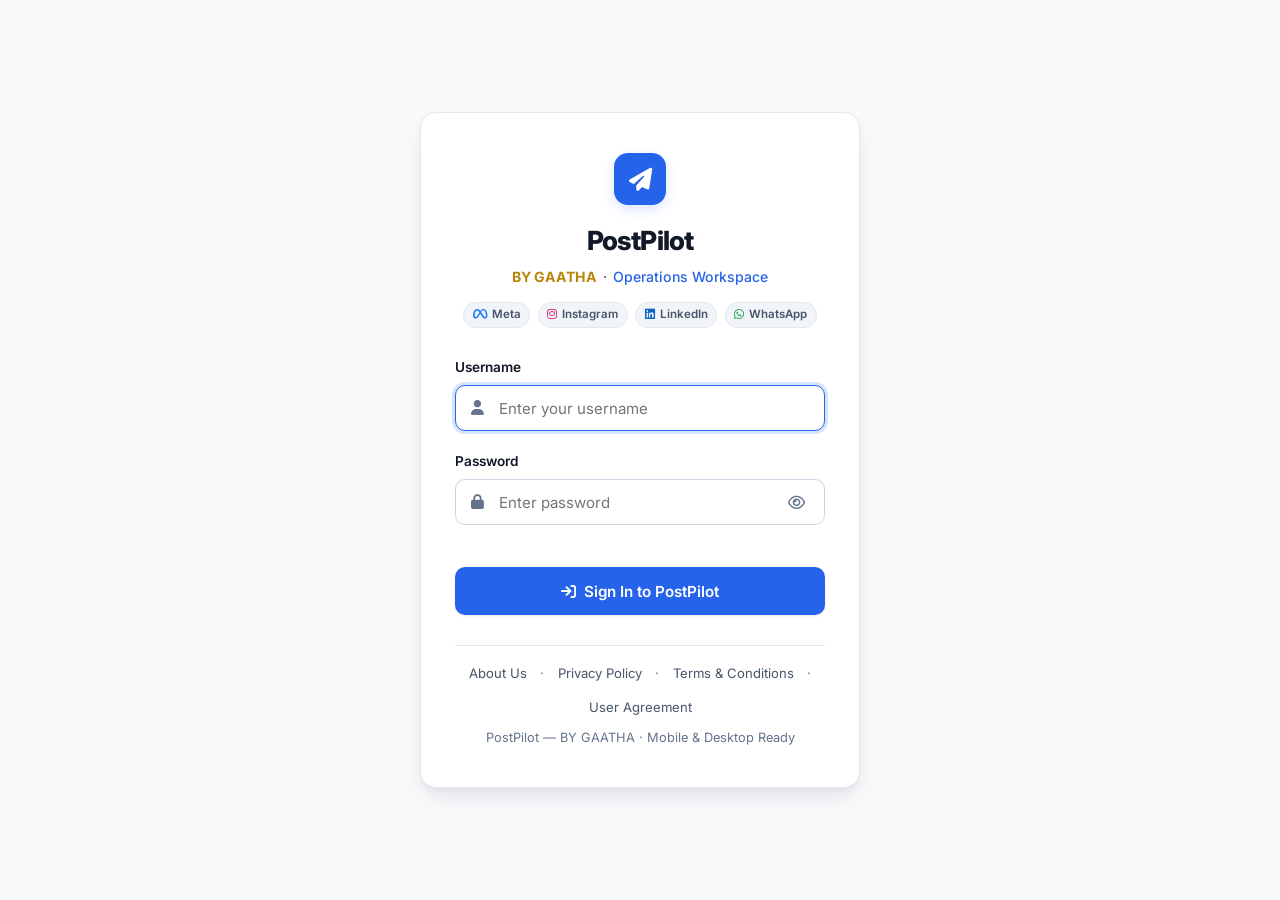
<file: templates/login.html>
<!DOCTYPE html>
<html lang="en">

<head>
    <meta charset="UTF-8">
    <meta name="viewport" content="width=device-width, initial-scale=1.0">
    <title>PostPilot - Sign In</title>
    <link rel="preconnect" href="https://fonts.googleapis.com">
    <link rel="preconnect" href="https://fonts.gstatic.com" crossorigin>
    <link href="https://fonts.googleapis.com/css2?family=Inter:wght@400;500;600;700;800&display=swap" rel="stylesheet">
    <link rel="stylesheet" href="https://cdnjs.cloudflare.com/ajax/libs/font-awesome/6.4.0/css/all.min.css">
    <link rel="stylesheet" href="/static/style.css">
    <script>
        (function () {
            try {
                if (localStorage.getItem('postpilot_theme_v2') === 'dark') {
                    document.documentElement.setAttribute('data-theme', 'dark');
                }
            } catch (e) {}
        })();
    </script>
    <style>
        body {
            font-family: 'Inter', -apple-system, BlinkMacSystemFont, sans-serif;
            background: var(--bg-app);
            min-height: 100vh;
            display: flex;
            align-items: center;
            justify-content: center;
            color: var(--text-primary);
            padding: 1.25rem;
            position: relative;
            overflow-x: hidden;
        }

        .ambient-glow,
        .ambient-glow-2 {
            display: none;
        }

        .login-card {
            width: 100%;
            max-width: 440px;
            background: var(--bg-surface);
            border: 1px solid var(--border);
            border-radius: var(--radius-xl);
            padding: 2.5rem 2.15rem;
            box-shadow: var(--shadow-lg);
            position: relative;
            z-index: 10;
        }

        .brand-header {
            text-align: center;
            margin-bottom: 1.85rem;
        }

        .brand-icon-wrapper {
            width: 52px;
            height: 52px;
            margin: 0 auto 1rem;
            background: var(--primary);
            border-radius: 14px;
            display: flex;
            align-items: center;
            justify-content: center;
            color: #ffffff;
            font-size: 1.45rem;
            box-shadow: 0 4px 12px var(--primary-glow);
        }

        .brand-name {
            font-size: 1.65rem;
            font-weight: 800;
            letter-spacing: -0.03em;
            color: var(--text-primary);
            margin-bottom: 0.35rem;
        }

        .brand-tagline {
            color: var(--text-secondary);
            font-size: 0.88rem;
            font-weight: 500;
        }

        .brand-gaatha-pill {
            color: var(--accent-gold);
            font-weight: 700;
        }

        .channel-pill-row {
            display: flex;
            justify-content: center;
            flex-wrap: wrap;
            gap: 0.45rem;
            margin-top: 0.9rem;
        }

        .channel-mini-pill {
            font-size: 0.72rem;
            font-weight: 600;
            padding: 0.2rem 0.55rem;
            border-radius: 999px;
            background: var(--bg-surface-subtle);
            color: var(--text-secondary);
            border: 1px solid var(--border);
            display: inline-flex;
            align-items: center;
            gap: 0.3rem;
        }

        .alert-box {
            display: none;
            padding: 0.8rem 1rem;
            border-radius: 10px;
            background: var(--danger-light);
            border: 1px solid var(--danger-border);
            color: var(--danger);
            font-size: 0.85rem;
            margin-bottom: 1.35rem;
            align-items: center;
            gap: 0.6rem;
        }

        .form-group {
            margin-bottom: 1.25rem;
        }

        .form-label {
            display: block;
            font-size: 0.85rem;
            font-weight: 600;
            color: var(--text-primary);
            margin-bottom: 0.45rem;
        }

        .input-wrapper {
            position: relative;
            display: flex;
            align-items: center;
        }

        .input-icon {
            position: absolute;
            left: 0.95rem;
            color: var(--text-muted);
            font-size: 0.92rem;
            pointer-events: none;
        }

        .login-input {
            width: 100%;
            padding: 0.8rem 1rem 0.8rem 2.65rem;
            background: var(--bg-input);
            border: 1px solid var(--border-dark);
            border-radius: 10px;
            color: var(--text-primary);
            font-family: inherit;
            font-size: 0.94rem;
            transition: border-color 0.15s ease, box-shadow 0.15s ease;
        }

        .login-input:focus {
            outline: none;
            border-color: var(--primary);
            box-shadow: 0 0 0 3px var(--primary-glow);
        }

        .toggle-password-btn {
            position: absolute;
            right: 0.75rem;
            background: transparent;
            border: none;
            color: var(--text-muted);
            cursor: pointer;
            padding: 0.35rem 0.5rem;
            font-size: 0.95rem;
            transition: color 0.15s;
        }

        .toggle-password-btn:hover {
            color: var(--text-primary);
        }

        .submit-btn {
            width: 100%;
            padding: 0.85rem 1.25rem;
            margin-top: 1.35rem;
            background: var(--primary);
            border: 1px solid transparent;
            border-radius: 10px;
            color: #ffffff;
            font-family: inherit;
            font-size: 0.95rem;
            font-weight: 600;
            cursor: pointer;
            display: inline-flex;
            align-items: center;
            justify-content: center;
            gap: 0.55rem;
            box-shadow: var(--shadow-sm);
            transition: background-color 0.15s ease, box-shadow 0.15s ease;
            min-height: 46px;
        }

        .submit-btn:hover {
            background: var(--primary-hover);
            box-shadow: var(--shadow-md);
        }

        .submit-btn:active {
            background: var(--primary-active);
        }

        .submit-btn:disabled {
            opacity: 0.65;
            cursor: not-allowed;
        }

        .login-footer {
            margin-top: 1.85rem;
            padding-top: 1.15rem;
            border-top: 1px solid var(--border);
            text-align: center;
            font-size: 0.8rem;
            color: var(--text-muted);
        }

        .login-footer a {
            color: var(--text-secondary);
            text-decoration: none;
        }

        .login-footer a:hover {
            color: var(--primary);
            text-decoration: underline;
        }

        @media (max-width: 480px) {
            .login-card {
                padding: 1.85rem 1.35rem;
                border-radius: 14px;
            }

            .brand-name {
                font-size: 1.45rem;
            }
        }
    </style>
</head>

<body>
    <main class="login-card" role="main">
        <header class="brand-header">
            <div class="brand-icon-wrapper" aria-hidden="true">
                <i class="fa-solid fa-paper-plane"></i>
            </div>
            <h1 class="brand-name">PostPilot</h1>
            <p class="brand-tagline" style="display: flex; align-items: center; justify-content: center; gap: 0.4rem;">
                <span class="brand-gaatha-pill">BY GAATHA</span> &middot; <span style="color: var(--primary);">Operations Workspace</span>
            </p>
            <div class="channel-pill-row">
                <span class="channel-mini-pill"><i class="fa-brands fa-meta" style="color: var(--fb-blue);"></i> Meta</span>
                <span class="channel-mini-pill"><i class="fa-brands fa-instagram" style="color: var(--ig-pink);"></i> Instagram</span>
                <span class="channel-mini-pill"><i class="fa-brands fa-linkedin" style="color: var(--li-blue);"></i> LinkedIn</span>
                <span class="channel-mini-pill"><i class="fa-brands fa-whatsapp" style="color: var(--wa-green);"></i> WhatsApp</span>
            </div>
        </header>

        <div id="login-alert" class="alert-box" role="alert" aria-live="polite">
            <i class="fa-solid fa-circle-exclamation"></i>
            <span id="alert-text">Authentication failed</span>
        </div>

        <form id="login-form" onsubmit="handleLogin(event)" novalidate>
            <input type="hidden" id="csrf_token" value="{{ csrf_token }}">

            <div class="form-group">
                <label for="username" class="form-label">Username</label>
                <div class="input-wrapper">
                    <i class="fa-solid fa-user input-icon" aria-hidden="true"></i>
                    <input type="text" id="username" class="login-input" placeholder="Enter your username" required
                        autofocus autocomplete="username" spellcheck="false">
                </div>
            </div>

            <div class="form-group">
                <label for="password" class="form-label">Password</label>
                <div class="input-wrapper">
                    <i class="fa-solid fa-lock input-icon" aria-hidden="true"></i>
                    <input type="password" id="password" class="login-input" placeholder="Enter password" required
                        autocomplete="current-password">
                    <button type="button" class="toggle-password-btn" onclick="togglePasswordVisibility()"
                        title="Show or hide password" aria-label="Toggle password visibility">
                        <i id="password-toggle-icon" class="fa-regular fa-eye"></i>
                    </button>
                </div>
            </div>

            <button type="submit" id="login-btn" class="submit-btn">
                <i class="fa-solid fa-arrow-right-to-bracket" aria-hidden="true"></i>
                <span>Sign In to PostPilot</span>
            </button>
        </form>

        <!-- Public Footer with Legal & Information Links -->
        <footer class="login-footer">
            <div style="display: flex; justify-content: center; gap: 0.85rem; margin-bottom: 0.65rem; flex-wrap: wrap; font-size: 0.82rem;">
                <a href="/about">About Us</a>
                <span>&middot;</span>
                <a href="/privacy">Privacy Policy</a>
                <span>&middot;</span>
                <a href="/terms">Terms &amp; Conditions</a>
                <span>&middot;</span>
                <a href="/agreement">User Agreement</a>
            </div>
            <span>PostPilot — BY GAATHA &middot; Mobile &amp; Desktop Ready</span>
        </footer>
    </main>

    <script>
        function togglePasswordVisibility() {
            const passInput = document.getElementById('password');
            const icon = document.getElementById('password-toggle-icon');
            if (passInput.type === 'password') {
                passInput.type = 'text';
                icon.classList.remove('fa-eye');
                icon.classList.add('fa-eye-slash');
            } else {
                passInput.type = 'password';
                icon.classList.remove('fa-eye-slash');
                icon.classList.add('fa-eye');
            }
        }

        async function handleLogin(e) {
            e.preventDefault();
            const alertBox = document.getElementById('login-alert');
            const alertText = document.getElementById('alert-text');
            const submitBtn = document.getElementById('login-btn');
            const usernameInput = document.getElementById('username');
            const passwordInput = document.getElementById('password');
            const csrfToken = document.getElementById('csrf_token').value;

            const username = usernameInput.value.trim();
            const password = passwordInput.value;

            if (!username || !password) {
                alertText.textContent = 'Please enter both username and password';
                alertBox.style.display = 'flex';
                return;
            }

            alertBox.style.display = 'none';
            submitBtn.disabled = true;
            submitBtn.innerHTML = '<i class="fa-solid fa-circle-notch fa-spin"></i> <span>Signing in...</span>';

            try {
                const res = await fetch('/api/auth/login', {
                    method: 'POST',
                    headers: {
                        'Content-Type': 'application/json',
                        'X-CSRFToken': csrfToken
                    },
                    body: JSON.stringify({ username, password })
                });
                const data = await res.json();

                if (res.ok && data.success) {
                    submitBtn.innerHTML = '<i class="fa-solid fa-circle-check"></i> <span>Success! Redirecting...</span>';
                    submitBtn.style.background = '#059669';
                    setTimeout(() => {
                        window.location.href = '/';
                    }, 250);
                } else {
                    alertText.textContent = data.error || 'Invalid credentials. Please try again.';
                    alertBox.style.display = 'flex';
                    submitBtn.disabled = false;
                    submitBtn.innerHTML = '<i class="fa-solid fa-arrow-right-to-bracket"></i> <span>Sign In to PostPilot</span>';
                }
            } catch (err) {
                alertText.textContent = 'Network or server error. Please verify connection.';
                alertBox.style.display = 'flex';
                submitBtn.disabled = false;
                submitBtn.innerHTML = '<i class="fa-solid fa-arrow-right-to-bracket"></i> <span>Sign In to PostPilot</span>';
            }
        }
    </script>
</body>

</html>
</file>
<file: static/style.css>
/* ==========================================================================
   POSTPILOT UNIVERSAL DESIGN SYSTEM
   Light-First SaaS Visual Language (Optional Dark Theme Supported)
   ========================================================================== */

:root {
    color-scheme: light;

    /* Brand & Accent Palette (Electric Blue + Restrained Brushed Gold) */
    --primary: #2563eb;
    --primary-hover: #1d4ed8;
    --primary-active: #1e40af;
    --primary-light: rgba(37, 99, 235, 0.10);
    --primary-border: rgba(37, 99, 235, 0.25);
    --primary-glow: rgba(37, 99, 235, 0.18);

    --accent: #0284c7;
    --accent-hover: #0369a1;
    --accent-light: rgba(2, 132, 199, 0.10);

    --accent-gold: #b8860b;
    --accent-gold-hover: #9a6e06;
    --accent-gold-light: rgba(184, 134, 11, 0.10);
    --accent-gold-border: rgba(184, 134, 11, 0.28);

    /* Semantic States (High contrast on light surfaces) */
    --success: #047857;
    --success-hover: #065f46;
    --success-light: #ecfdf5;
    --success-soft: var(--success-light);
    --success-border: #a7f3d0;
    --success-glow: rgba(4, 120, 87, 0.18);

    --warning: #b45309;
    --warning-hover: #92400e;
    --warning-light: #fffbeb;
    --warning-soft: var(--warning-light);
    --warning-border: #fde68a;

    --danger: #dc2626;
    --danger-hover: #b91c1c;
    --danger-light: #fef2f2;
    --danger-soft: var(--danger-light);
    --danger-border: #fecaca;

    /* Social Platform Colors */
    --fb-blue: #1877f2;
    --fb-light: rgba(24, 119, 242, 0.10);
    --ig-gradient: linear-gradient(45deg, #f09433 0%, #e6683c 25%, #dc2743 50%, #cc2366 75%, #bc1888 100%);
    --ig-pink: #db2777;
    --ig-light: rgba(219, 39, 119, 0.10);
    --li-blue: #0a66c2;
    --li-light: rgba(10, 102, 194, 0.10);
    --wa-green: #16a34a;
    --wa-light: rgba(22, 163, 74, 0.10);

    /* Neutral & Surfaces (Warm White / Crisp Light Neutral) */
    --bg-app: #f8f9fb;
    --bg-surface: #ffffff;
    --bg-surface-hover: #f8fafc;
    --bg-surface-subtle: #f1f5f9;
    --bg-sidebar: #ffffff;
    --bg-sidebar-hover: #f1f5f9;
    --bg-sidebar-active: #eff6ff;
    --bg-elevated: #ffffff;
    --bg-input: #ffffff;
    --bg-hover: #f1f5f9;
    --bg-card: #ffffff;

    --text-primary: #111827;
    --text-secondary: #475569;
    --text-muted: #64748b;
    --text-inverted: #ffffff;

    --border: #e2e8f0;
    --border-color: #e2e8f0;
    --border-subtle: #f1f5f9;
    --border-dark: #cbd5e1;
    --border-focus: rgba(37, 99, 235, 0.45);

    /* Typography */
    --font-sans: 'Inter', -apple-system, BlinkMacSystemFont, 'Segoe UI', Roboto, Helvetica, Arial, sans-serif;

    /* Radiuses */
    --radius-sm: 6px;
    --radius-md: 10px;
    --radius-lg: 12px;
    --radius-xl: 16px;
    --radius-full: 9999px;

    /* Restrained SaaS Shadows */
    --shadow-xs: 0 1px 2px rgba(15, 23, 42, 0.04);
    --shadow-sm: 0 1px 3px rgba(15, 23, 42, 0.06), 0 1px 2px rgba(15, 23, 42, 0.04);
    --shadow-md: 0 6px 16px -4px rgba(15, 23, 42, 0.08), 0 2px 6px -2px rgba(15, 23, 42, 0.04);
    --shadow-lg: 0 12px 24px -6px rgba(15, 23, 42, 0.10), 0 4px 8px -2px rgba(15, 23, 42, 0.05);
    --shadow-xl: 0 20px 32px -8px rgba(15, 23, 42, 0.14);

    /* Sidebar Dimensions */
    --sidebar-width: 280px;
    --sidebar-collapsed-width: 72px;

    /* Transitions */
    --transition-fast: 150ms cubic-bezier(0.4, 0, 0.2, 1);
    --transition-normal: 220ms cubic-bezier(0.4, 0, 0.2, 1);
}

/* Optional Dark Theme (User Opt-In via Settings) */
html[data-theme="dark"] {
    color-scheme: dark;

    --primary: #3b82f6;
    --primary-hover: #60a5fa;
    --primary-active: #2563eb;
    --primary-light: rgba(59, 130, 246, 0.16);
    --primary-border: rgba(59, 130, 246, 0.32);
    --primary-glow: rgba(59, 130, 246, 0.25);

    --accent: #06b6d4;
    --accent-hover: #22d3ee;
    --accent-light: rgba(6, 182, 212, 0.14);

    --accent-gold: #f59e0b;
    --accent-gold-hover: #fbbf24;
    --accent-gold-light: rgba(245, 158, 11, 0.16);
    --accent-gold-border: rgba(245, 158, 11, 0.35);

    --success: #10b981;
    --success-hover: #34d399;
    --success-light: rgba(16, 185, 129, 0.14);
    --success-border: rgba(16, 185, 129, 0.32);
    --success-glow: rgba(16, 185, 129, 0.22);

    --warning: #f59e0b;
    --warning-hover: #fbbf24;
    --warning-light: rgba(245, 158, 11, 0.14);
    --warning-border: rgba(245, 158, 11, 0.32);

    --danger: #f87171;
    --danger-hover: #ef4444;
    --danger-light: rgba(239, 68, 68, 0.14);
    --danger-border: rgba(239, 68, 68, 0.32);

    --bg-app: #0b1120;
    --bg-surface: #11192b;
    --bg-surface-hover: #17223a;
    --bg-surface-subtle: #0e1628;
    --bg-sidebar: #0e1525;
    --bg-sidebar-hover: #172138;
    --bg-sidebar-active: rgba(59, 130, 246, 0.16);
    --bg-elevated: #17223a;
    --bg-input: #0e1628;
    --bg-hover: #17223a;
    --bg-card: #11192b;

    --text-primary: #f1f5f9;
    --text-secondary: #cbd5e1;
    --text-muted: #94a3b8;
    --text-inverted: #0b1120;

    --border: rgba(255, 255, 255, 0.09);
    --border-color: rgba(255, 255, 255, 0.09);
    --border-subtle: rgba(255, 255, 255, 0.05);
    --border-dark: rgba(255, 255, 255, 0.16);

    --shadow-xs: 0 1px 2px rgba(0, 0, 0, 0.35);
    --shadow-sm: 0 2px 8px rgba(0, 0, 0, 0.4);
    --shadow-md: 0 4px 18px -2px rgba(0, 0, 0, 0.45);
    --shadow-lg: 0 10px 25px -4px rgba(0, 0, 0, 0.55);
    --shadow-xl: 0 20px 35px -5px rgba(0, 0, 0, 0.65);
}

/* ==========================================================================
   Base Styles & Reset
   ========================================================================== */
*, *::before, *::after {
    box-sizing: border-box;
    margin: 0;
    padding: 0;
}

html {
    font-size: 16px;
    height: 100%;
    -webkit-text-size-adjust: 100%;
}

body {
    font-family: var(--font-sans);
    background-color: var(--bg-app);
    color: var(--text-primary);
    line-height: 1.5;
    height: 100%;
    overflow-x: hidden;
    -webkit-font-smoothing: antialiased;
    -moz-osx-font-smoothing: grayscale;
}

/* ==========================================================================
   App Layout
   ========================================================================== */
.app-container {
    display: flex;
    height: 100vh;
    width: 100%;
    max-width: 100vw;
    overflow: hidden;
    position: relative;
}

/* ==========================================================================
   Mobile App Bar (Hidden on desktop >= 992px)
   ========================================================================== */
.mobile-header {
    display: none;
    height: 58px;
    background-color: var(--bg-surface);
    border-bottom: 1px solid var(--border);
    padding: 0 0.85rem;
    align-items: center;
    justify-content: space-between;
    position: sticky;
    top: 0;
    z-index: 60;
    width: 100%;
}

.mobile-brand {
    display: flex;
    align-items: center;
    gap: 0.55rem;
    font-weight: 700;
    font-size: 1.05rem;
    color: var(--text-primary);
    text-decoration: none;
}

.mobile-brand i {
    color: var(--primary);
    font-size: 1.15rem;
}

.mobile-actions {
    display: flex;
    align-items: center;
    gap: 0.35rem;
}

.mobile-btn {
    background: transparent;
    border: 1px solid transparent;
    color: var(--text-secondary);
    font-size: 1.15rem;
    width: 44px;
    height: 44px;
    display: flex;
    align-items: center;
    justify-content: center;
    border-radius: var(--radius-md);
    cursor: pointer;
    transition: background-color var(--transition-fast), color var(--transition-fast);
}

.mobile-btn:hover, .mobile-btn:focus-visible {
    background-color: var(--bg-surface-subtle);
    color: var(--primary);
    outline: none;
}

.mobile-backdrop {
    display: none;
    position: fixed;
    top: 0;
    left: 0;
    width: 100%;
    height: 100%;
    background-color: rgba(15, 23, 42, 0.45);
    backdrop-filter: blur(2px);
    -webkit-backdrop-filter: blur(2px);
    z-index: 90;
    opacity: 0;
    transition: opacity var(--transition-normal);
}

.mobile-backdrop.active {
    display: block;
    opacity: 1;
}

/* ==========================================================================
   Sidebar Navigation (Light-First Collapsible Rail)
   ========================================================================== */
.sidebar {
    width: var(--sidebar-width);
    background-color: var(--bg-sidebar);
    color: var(--text-primary);
    display: flex;
    flex-direction: column;
    height: 100%;
    z-index: 100;
    flex-shrink: 0;
    border-right: 1px solid var(--border);
    transition: width var(--transition-normal), transform var(--transition-normal);
}

.sidebar-header {
    padding: 1.1rem 1rem;
    border-bottom: 1px solid var(--border);
    display: flex;
    align-items: center;
    justify-content: space-between;
    gap: 0.5rem;
    min-height: 68px;
}

.brand {
    display: flex;
    align-items: center;
    gap: 0.7rem;
    font-size: 1.12rem;
    font-weight: 700;
    letter-spacing: -0.02em;
    color: var(--text-primary);
    user-select: none;
    min-width: 0;
}

.brand-icon {
    width: 36px;
    height: 36px;
    flex-shrink: 0;
    background: var(--primary);
    border-radius: var(--radius-md);
    display: flex;
    align-items: center;
    justify-content: center;
    color: #ffffff;
    font-size: 1rem;
    box-shadow: 0 2px 6px var(--primary-glow);
}

.brand-text-col {
    display: flex;
    flex-direction: column;
    min-width: 0;
}

.brand-tag {
    display: inline-block;
    width: fit-content;
    margin-top: 0.15rem;
    font-size: 0.64rem;
    font-weight: 700;
    padding: 0.1rem 0.45rem;
    background: var(--accent-gold-light);
    border: 1px solid var(--accent-gold-border);
    color: var(--accent-gold);
    border-radius: var(--radius-full);
    text-transform: uppercase;
    letter-spacing: 0.04em;
    white-space: nowrap;
}

.sidebar-collapse-btn,
.sidebar-close-btn {
    background: transparent;
    border: 1px solid transparent;
    color: var(--text-muted);
    font-size: 0.95rem;
    cursor: pointer;
    width: 34px;
    height: 34px;
    border-radius: var(--radius-sm);
    display: flex;
    align-items: center;
    justify-content: center;
    flex-shrink: 0;
    transition: all var(--transition-fast);
}

.sidebar-collapse-btn:hover,
.sidebar-close-btn:hover {
    background: var(--bg-surface-subtle);
    color: var(--text-primary);
    border-color: var(--border);
}

.sidebar-close-btn {
    display: none;
}

.nav-menu {
    flex: 1;
    overflow-y: auto;
    overflow-x: hidden;
    padding: 0.85rem 0.75rem;
    display: flex;
    flex-direction: column;
    gap: 0.2rem;
}

.nav-section-title {
    font-size: 0.68rem;
    font-weight: 700;
    text-transform: uppercase;
    letter-spacing: 0.07em;
    color: var(--text-muted);
    margin: 1.05rem 0 0.4rem 0.65rem;
    white-space: nowrap;
}

.nav-section-title:first-child {
    margin-top: 0.15rem;
}

.nav-item {
    background: transparent;
    border: 1px solid transparent;
    width: 100%;
    text-align: left;
    padding: 0.55rem 0.75rem;
    border-radius: var(--radius-md);
    color: var(--text-secondary);
    font-family: inherit;
    font-weight: 500;
    font-size: 0.88rem;
    cursor: pointer;
    transition: all var(--transition-fast);
    display: flex;
    align-items: center;
    justify-content: space-between;
    gap: 0.5rem;
    min-height: 40px;
}

.nav-item-content {
    display: flex;
    align-items: center;
    gap: 0.7rem;
    min-width: 0;
}

.nav-item-content span {
    white-space: nowrap;
    overflow: hidden;
    text-overflow: ellipsis;
}

.nav-item i {
    width: 18px;
    text-align: center;
    font-size: 0.95rem;
    color: var(--text-muted);
    flex-shrink: 0;
    transition: color var(--transition-fast);
}

.nav-item:hover {
    background-color: var(--bg-sidebar-hover);
    color: var(--text-primary);
}

.nav-item:hover i {
    color: var(--primary);
}

.nav-item:focus-visible {
    outline: none;
    box-shadow: 0 0 0 2px var(--primary-glow);
}

.nav-item.active {
    background-color: var(--bg-sidebar-active);
    border-color: var(--primary-border);
    color: var(--primary);
    font-weight: 600;
}

.nav-item.active i {
    color: var(--primary);
}

.nav-badge {
    font-size: 0.68rem;
    font-weight: 700;
    padding: 0.12rem 0.48rem;
    border-radius: var(--radius-full);
    background: var(--bg-surface-subtle);
    color: var(--text-secondary);
    border: 1px solid var(--border);
    white-space: nowrap;
    flex-shrink: 0;
}

.nav-badge--blue {
    background: var(--primary-light);
    color: var(--primary);
    border-color: var(--primary-border);
}

.nav-badge--amber {
    background: var(--warning-light);
    color: var(--warning);
    border-color: var(--warning-border);
}

.nav-badge--green {
    background: var(--success-light);
    color: var(--success);
    border-color: var(--success-border);
}

.nav-badge--gold {
    background: var(--accent-gold-light);
    color: var(--accent-gold);
    border-color: var(--accent-gold-border);
}

.nav-badge.running {
    background: var(--success-light);
    color: var(--success);
    border-color: var(--success-border);
}

.sidebar-footer {
    padding: 0.85rem 1rem;
    border-top: 1px solid var(--border);
    background-color: var(--bg-surface-subtle);
}

.system-status-widget {
    display: flex;
    align-items: center;
    justify-content: space-between;
    font-size: 0.78rem;
    color: var(--text-secondary);
}

.status-indicator-badge {
    display: inline-flex;
    align-items: center;
    gap: 0.45rem;
    font-weight: 600;
    color: var(--text-primary);
}

.sidebar-legal-links {
    padding: 0.55rem 0.25rem 0;
    font-size: 0.72rem;
    color: var(--text-muted);
    display: flex;
    gap: 0.4rem;
    justify-content: center;
    flex-wrap: wrap;
    border-top: 1px solid var(--border);
    margin-top: 0.55rem;
}

.sidebar-legal-links a {
    color: var(--text-secondary);
    text-decoration: none;
}

.sidebar-legal-links a:hover {
    color: var(--primary);
    text-decoration: underline;
}

/* Desktop Collapsed Rail Mode */
@media (min-width: 992px) {
    body.sidebar-collapsed .sidebar {
        width: var(--sidebar-collapsed-width);
    }

    body.sidebar-collapsed .sidebar-header {
        justify-content: center;
        padding: 1rem 0.5rem;
    }

    body.sidebar-collapsed .brand-text-col,
    body.sidebar-collapsed .nav-section-title,
    body.sidebar-collapsed .nav-item-content span,
    body.sidebar-collapsed .nav-badge,
    body.sidebar-collapsed .sidebar-legal-links,
    body.sidebar-collapsed #global-status-indicator,
    body.sidebar-collapsed #worker-lease-indicator {
        display: none;
    }

    body.sidebar-collapsed .sidebar-collapse-btn i {
        transform: rotate(180deg);
    }

    body.sidebar-collapsed .brand {
        gap: 0;
    }

    body.sidebar-collapsed .brand-icon {
        width: 32px;
        height: 32px;
        font-size: 0.9rem;
    }

    body.sidebar-collapsed .nav-item {
        justify-content: center;
        padding: 0.55rem;
    }

    body.sidebar-collapsed .sidebar-footer {
        padding: 0.75rem 0.5rem;
    }

    body.sidebar-collapsed .system-status-widget {
        justify-content: center;
    }
}

.pulsing-dot {
    width: 8px;
    height: 8px;
    border-radius: 50%;
    background-color: var(--success);
    position: relative;
    flex-shrink: 0;
}

.pulsing-dot::after {
    content: '';
    position: absolute;
    width: 100%;
    height: 100%;
    top: 0;
    left: 0;
    border-radius: 50%;
    background-color: var(--success);
    opacity: 0.35;
}

/* ==========================================================================
   Main Content Area
   ========================================================================== */
.main-content {
    flex: 1;
    min-width: 0;
    display: flex;
    flex-direction: column;
    height: 100%;
    overflow: hidden;
    background-color: var(--bg-app);
}

.top-bar {
    height: 68px;
    background-color: var(--bg-surface);
    border-bottom: 1px solid var(--border);
    display: flex;
    align-items: center;
    justify-content: space-between;
    padding: 0 1.75rem;
    z-index: 10;
    gap: 1rem;
    flex-shrink: 0;
}

.page-title-wrap {
    display: flex;
    align-items: center;
    gap: 0.75rem;
}

.page-title {
    font-size: 1.25rem;
    font-weight: 700;
    color: var(--text-primary);
    letter-spacing: -0.02em;
}

.mode-badge {
    display: inline-flex;
    align-items: center;
    gap: 0.35rem;
    font-size: 0.72rem;
    font-weight: 600;
    padding: 0.2rem 0.55rem;
    border-radius: var(--radius-full);
    background: var(--primary-light);
    color: var(--primary);
    border: 1px solid var(--primary-border);
}

/* Top bar search */
.top-bar-search {
    flex: 1;
    max-width: 380px;
    min-width: 180px;
    position: relative;
    display: flex;
    align-items: center;
}

.search-icon {
    position: absolute;
    left: 0.85rem;
    color: var(--text-muted);
    font-size: 0.9rem;
    pointer-events: none;
}

.search-input {
    width: 100%;
    padding: 0.5rem 1rem 0.5rem 2.35rem;
    border-radius: var(--radius-full);
    border: 1px solid var(--border);
    background-color: var(--bg-surface-subtle);
    font-family: inherit;
    font-size: 0.86rem;
    color: var(--text-primary);
    transition: all var(--transition-fast);
}

.search-input:focus {
    outline: none;
    border-color: var(--primary);
    background-color: var(--bg-surface);
    box-shadow: 0 0 0 3px var(--primary-glow);
}

.search-clear-btn {
    position: absolute;
    right: 0.75rem;
    background: none;
    border: none;
    color: var(--text-muted);
    cursor: pointer;
    font-size: 0.85rem;
    display: none;
}

.global-actions {
    display: flex;
    align-items: center;
    gap: 0.5rem;
    flex-shrink: 0;
}

.user-profile-menu {
    display: flex;
    align-items: center;
    gap: 0.5rem;
    padding-left: 0.65rem;
    margin-left: 0.15rem;
    border-left: 1px solid var(--border);
}

.user-avatar {
    width: 34px;
    height: 34px;
    border-radius: var(--radius-full);
    background: var(--primary-light);
    color: var(--primary);
    border: 1px solid var(--primary-border);
    display: flex;
    align-items: center;
    justify-content: center;
    font-size: 0.88rem;
    font-weight: 700;
}

.user-info-text {
    font-size: 0.84rem;
    font-weight: 600;
    color: var(--text-primary);
    display: flex;
    flex-direction: column;
    line-height: 1.15;
}

.user-role-label {
    font-size: 0.7rem;
    font-weight: 400;
    color: var(--text-muted);
}

#content-area {
    flex: 1;
    padding: 1.5rem 1.75rem;
    overflow-y: auto;
    overflow-x: hidden;
    -webkit-overflow-scrolling: touch;
}

.workspace-inner {
    max-width: 1440px;
    margin: 0 auto;
    width: 100%;
    min-width: 0;
}

/* Reusable Hub Headers & Callouts */
.hub-hero {
    background: var(--bg-surface);
    border: 1px solid var(--border);
    border-left: 4px solid var(--primary);
    border-radius: var(--radius-lg);
    padding: 1.25rem 1.5rem;
    margin-bottom: 1.35rem;
    box-shadow: var(--shadow-xs);
    display: flex;
    align-items: center;
    justify-content: space-between;
    flex-wrap: wrap;
    gap: 1rem;
}

.hub-hero--meta { border-left-color: var(--fb-blue); }
.hub-hero--linkedin { border-left-color: var(--li-blue); }
.hub-hero--whatsapp { border-left-color: var(--wa-green); }
.hub-hero--gold { border-left-color: var(--accent-gold); }

.notice-callout {
    padding: 0.8rem 1rem;
    border-radius: var(--radius-md);
    border: 1px solid var(--border);
    background: var(--bg-surface-subtle);
    color: var(--text-secondary);
    font-size: 0.82rem;
    line-height: 1.45;
}

.notice-callout--warning {
    background: var(--warning-light);
    border-color: var(--warning-border);
    color: var(--warning);
}

.notice-callout--info {
    background: var(--primary-light);
    border-color: var(--primary-border);
    color: var(--text-primary);
}

.notice-callout--success {
    background: var(--success-light);
    border-color: var(--success-border);
    color: var(--success);
}

/* ==========================================================================
   Buttons & Interactive Elements
   ========================================================================== */
.btn {
    padding: 0.5rem 0.95rem;
    border-radius: var(--radius-md);
    font-family: inherit;
    font-weight: 600;
    font-size: 0.86rem;
    cursor: pointer;
    border: 1px solid transparent;
    transition: all var(--transition-fast);
    display: inline-flex;
    align-items: center;
    justify-content: center;
    gap: 0.45rem;
    text-decoration: none;
    min-height: 36px;
    line-height: 1.1;
    white-space: nowrap;
}

.btn:focus-visible {
    outline: none;
    box-shadow: 0 0 0 3px var(--primary-glow);
}

.btn-primary {
    background-color: var(--primary);
    color: #ffffff;
    box-shadow: var(--shadow-xs);
}

.btn-primary:hover {
    background-color: var(--primary-hover);
    box-shadow: var(--shadow-sm);
}

.btn-primary:active {
    background-color: var(--primary-active);
}

.btn-secondary,
.btn-outline-secondary {
    background-color: var(--bg-surface);
    border-color: var(--border-dark);
    color: var(--text-primary);
    box-shadow: var(--shadow-xs);
}

.btn-secondary:hover,
.btn-outline-secondary:hover {
    background-color: var(--bg-surface-subtle);
    border-color: var(--border-dark);
}

.btn-success {
    background-color: var(--success);
    color: #ffffff;
}

.btn-success:hover {
    background-color: var(--success-hover);
}

.btn-danger {
    background-color: var(--danger);
    color: #ffffff;
}

.btn-danger:hover {
    background-color: var(--danger-hover);
}

.btn-outline-danger {
    background-color: transparent;
    border-color: var(--danger-border);
    color: var(--danger);
}

.btn-outline-danger:hover {
    background-color: var(--danger-light);
    border-color: var(--danger);
}

.btn-outline-primary {
    background-color: transparent;
    border-color: var(--primary-border);
    color: var(--primary);
}

.btn-outline-primary:hover {
    background-color: var(--primary-light);
    border-color: var(--primary);
}

.btn-outline-info {
    background-color: transparent;
    border-color: var(--accent);
    color: var(--accent);
}

.btn-outline-info:hover {
    background-color: var(--accent-light);
}

.btn-sm {
    padding: 0.36rem 0.72rem;
    font-size: 0.79rem;
    min-height: 32px;
    border-radius: var(--radius-sm);
}

.btn-lg {
    padding: 0.7rem 1.35rem;
    font-size: 0.94rem;
    min-height: 44px;
}

.btn-icon-only {
    padding: 0.45rem;
    width: 36px;
    height: 36px;
    border-radius: var(--radius-md);
}

.btn:disabled {
    opacity: 0.55;
    cursor: not-allowed;
    transform: none !important;
    box-shadow: none !important;
}

/* ==========================================================================
   Generic Badges
   ========================================================================== */
.badge {
    display: inline-flex;
    align-items: center;
    gap: 0.3rem;
    padding: 0.18rem 0.55rem;
    border-radius: var(--radius-full);
    font-size: 0.72rem;
    font-weight: 600;
    line-height: 1.25;
    background: var(--bg-surface-subtle);
    color: var(--text-secondary);
    border: 1px solid var(--border);
}

.badge-success { background: var(--success-light); color: var(--success); border-color: var(--success-border); }
.badge-warning { background: var(--warning-light); color: var(--warning); border-color: var(--warning-border); }
.badge-danger { background: var(--danger-light); color: var(--danger); border-color: var(--danger-border); }
.badge-info { background: var(--accent-light); color: var(--accent); border-color: rgba(2, 132, 199, 0.28); }
.badge-primary { background: var(--primary-light); color: var(--primary); border-color: var(--primary-border); }
.badge-secondary { background: var(--bg-surface-subtle); color: var(--text-secondary); border-color: var(--border); }
.badge-gold { background: var(--accent-gold-light); color: var(--accent-gold); border-color: var(--accent-gold-border); }

/* ==========================================================================
   Cards & Layout Components
   ========================================================================== */
.card {
    background-color: var(--bg-surface);
    border: 1px solid var(--border);
    border-radius: var(--radius-lg);
    padding: 1.35rem;
    margin-bottom: 1.35rem;
    box-shadow: var(--shadow-xs);
    transition: box-shadow var(--transition-fast), border-color var(--transition-fast);
}

.card:hover {
    box-shadow: var(--shadow-sm);
    border-color: var(--border-dark);
}

.card-header {
    display: flex;
    justify-content: space-between;
    align-items: center;
    margin-bottom: 1.15rem;
    padding-bottom: 0.75rem;
    border-bottom: 1px solid var(--border-subtle);
    flex-wrap: wrap;
    gap: 0.75rem;
}

.card-title {
    font-size: 1.05rem;
    font-weight: 700;
    color: var(--text-primary);
    display: flex;
    align-items: center;
    gap: 0.55rem;
    letter-spacing: -0.01em;
}

.card-subtitle {
    font-size: 0.84rem;
    color: var(--text-muted);
    margin-top: 0.15rem;
    font-weight: 400;
}

/* Stats / KPI Grid */
.stats-grid {
    display: grid;
    grid-template-columns: repeat(auto-fit, minmax(195px, 1fr));
    gap: 1rem;
    margin-bottom: 1.5rem;
}

.stat-card {
    background: var(--bg-surface);
    padding: 1.15rem;
    border-radius: var(--radius-lg);
    border: 1px solid var(--border);
    display: flex;
    align-items: flex-start;
    gap: 0.9rem;
    box-shadow: var(--shadow-xs);
    transition: box-shadow var(--transition-fast), border-color var(--transition-fast), transform var(--transition-fast);
    position: relative;
    overflow: hidden;
    min-width: 0;
}

.stat-card:hover {
    transform: translateY(-1px);
    box-shadow: var(--shadow-md);
    border-color: var(--border-dark);
}

.stat-icon {
    width: 44px;
    height: 44px;
    border-radius: var(--radius-md);
    display: flex;
    align-items: center;
    justify-content: center;
    font-size: 1.2rem;
    flex-shrink: 0;
}

.stat-info {
    flex: 1;
    min-width: 0;
}

.stat-info h4 {
    font-size: 0.75rem;
    color: var(--text-secondary);
    font-weight: 600;
    text-transform: uppercase;
    letter-spacing: 0.04em;
    margin: 0 0 0.25rem 0;
    line-height: 1.3;
}

.stat-info p {
    font-size: 1.4rem;
    font-weight: 700;
    color: var(--text-primary);
    margin: 0;
    line-height: 1.25;
    min-height: 1.8rem;
    letter-spacing: -0.02em;
    display: flex;
    align-items: center;
    gap: 0.45rem;
}

.stat-info small {
    display: block;
    margin-top: 0.3rem;
    font-size: 0.76rem;
    color: var(--text-muted);
}

.bg-blue-soft { background-color: var(--primary-light); color: var(--primary); }
.bg-green-soft { background-color: var(--success-light); color: var(--success); }
.bg-orange-soft { background-color: var(--warning-light); color: var(--warning); }
.bg-danger-soft { background-color: var(--danger-light); color: var(--danger); }
.bg-purple-soft { background-color: rgba(109, 40, 217, 0.10); color: #6d28d9; }
.bg-pink-soft { background-color: var(--ig-light); color: var(--ig-pink); }
.bg-gold-soft { background-color: var(--accent-gold-light); color: var(--accent-gold); }

/* Channel Control Tiles */
.channel-grid {
    display: grid;
    grid-template-columns: repeat(auto-fit, minmax(250px, 1fr));
    gap: 1rem;
    margin-bottom: 0.5rem;
}

.control-tile {
    border: 1px solid var(--border);
    border-radius: var(--radius-lg);
    padding: 1.15rem;
    background: var(--bg-surface);
    display: flex;
    flex-direction: column;
    justify-content: space-between;
    box-shadow: var(--shadow-xs);
    transition: all var(--transition-fast);
    min-width: 0;
}

.control-tile:hover {
    border-color: var(--border-dark);
    box-shadow: var(--shadow-sm);
}

.tile-header {
    display: flex;
    align-items: flex-start;
    justify-content: space-between;
    gap: 0.65rem;
    margin-bottom: 0.65rem;
    flex-wrap: wrap;
}

.tile-brand-group {
    display: flex;
    align-items: center;
    gap: 0.65rem;
    min-width: 0;
}

.tile-icon-badge {
    width: 36px;
    height: 36px;
    border-radius: var(--radius-md);
    display: flex;
    align-items: center;
    justify-content: center;
    font-size: 1.05rem;
    flex-shrink: 0;
}

.tile-title {
    font-weight: 700;
    font-size: 0.94rem;
    color: var(--text-primary);
}

.tile-subtitle {
    font-size: 0.77rem;
    color: var(--text-muted);
}

.tile-status-bar {
    margin: 0.5rem 0 0.9rem;
    padding: 0.55rem 0.75rem;
    background-color: var(--bg-surface-subtle);
    border: 1px solid var(--border-subtle);
    border-radius: var(--radius-md);
    font-size: 0.8rem;
    display: flex;
    align-items: center;
    justify-content: space-between;
    gap: 0.5rem;
    flex-wrap: wrap;
}

.tile-actions {
    display: flex;
    gap: 0.45rem;
    flex-wrap: wrap;
    margin-top: auto;
}

/* Status Badges */
.status-badge {
    padding: 0.22rem 0.6rem;
    border-radius: var(--radius-full);
    font-size: 0.72rem;
    font-weight: 700;
    display: inline-flex;
    align-items: center;
    gap: 0.35rem;
    letter-spacing: 0.02em;
    text-transform: uppercase;
}

.status-running {
    background-color: var(--success-light);
    color: var(--success);
    border: 1px solid var(--success-border);
}

.status-stopped {
    background-color: var(--bg-surface-subtle);
    color: var(--text-secondary);
    border: 1px solid var(--border);
}

/* Platform Tag Pills */
.platform-pill {
    display: inline-flex;
    align-items: center;
    gap: 0.35rem;
    font-size: 0.74rem;
    font-weight: 600;
    padding: 0.18rem 0.58rem;
    border-radius: var(--radius-full);
}

.platform-pill.facebook {
    background-color: rgba(24, 119, 242, 0.10);
    color: #1877f2;
    border: 1px solid rgba(24, 119, 242, 0.25);
}

.platform-pill.instagram {
    background: rgba(219, 39, 119, 0.10);
    color: #be185d;
    border: 1px solid rgba(219, 39, 119, 0.25);
}

.platform-pill.linkedin {
    background: rgba(10, 102, 194, 0.10);
    color: #0a66c2;
    border: 1px solid rgba(10, 102, 194, 0.25);
}

.platform-pill.whatsapp {
    background: rgba(22, 163, 74, 0.10);
    color: #15803d;
    border: 1px solid rgba(22, 163, 74, 0.25);
}

.platform-pill.meta {
    background-color: var(--primary-light);
    color: var(--primary);
    border: 1px solid var(--primary-border);
}

/* ==========================================================================
   Tables & Responsive Data Views
   ========================================================================== */
.table-responsive {
    width: 100%;
    overflow-x: auto;
    -webkit-overflow-scrolling: touch;
    border: 1px solid var(--border);
    border-radius: var(--radius-md);
    background-color: var(--bg-surface);
}

.data-table {
    width: 100%;
    border-collapse: collapse;
    font-size: 0.9rem;
    text-align: left;
}

.data-table th {
    background-color: var(--bg-surface-subtle);
    padding: 0.85rem 1rem;
    font-weight: 600;
    font-size: 0.8rem;
    text-transform: uppercase;
    letter-spacing: 0.05em;
    color: var(--text-muted);
    border-bottom: 1px solid var(--border);
}

.data-table td {
    padding: 0.9rem 1rem;
    border-bottom: 1px solid var(--border);
    vertical-align: middle;
    color: var(--text-primary);
}

.data-table tbody tr {
    transition: background-color var(--transition-fast);
}

.data-table tbody tr:hover {
    background-color: var(--bg-surface-hover);
}

.data-table tbody tr:last-child td {
    border-bottom: none;
}

.post-img-preview {
    width: 54px;
    height: 54px;
    object-fit: cover;
    border-radius: var(--radius-sm);
    border: 1px solid var(--border);
    display: block;
    background-color: var(--bg-surface-subtle);
}

.text-truncate {
    max-width: 320px;
    white-space: nowrap;
    overflow: hidden;
    text-overflow: ellipsis;
}

/* Mobile Post Card Alternative (Rendered on narrow screens) */
.mobile-posts-list {
    display: none;
    flex-direction: column;
    gap: 0.85rem;
}

.mobile-post-card {
    background: var(--bg-surface);
    border: 1px solid var(--border);
    border-radius: var(--radius-md);
    padding: 1rem;
    box-shadow: var(--shadow-xs);
    display: flex;
    flex-direction: column;
    gap: 0.75rem;
}

.mobile-post-header {
    display: flex;
    align-items: center;
    justify-content: space-between;
}

.mobile-post-body {
    display: flex;
    gap: 0.85rem;
    align-items: flex-start;
}

.mobile-post-img {
    width: 64px;
    height: 64px;
    object-fit: cover;
    border-radius: var(--radius-sm);
    border: 1px solid var(--border);
    flex-shrink: 0;
}

.mobile-post-content {
    flex: 1;
    font-size: 0.88rem;
    line-height: 1.4;
    max-height: 72px;
    overflow: hidden;
    display: -webkit-box;
    -webkit-line-clamp: 3;
    -webkit-box-orient: vertical;
}

.mobile-post-actions {
    display: flex;
    justify-content: flex-end;
    gap: 0.5rem;
    border-top: 1px solid var(--border-subtle);
    padding-top: 0.65rem;
}

/* ==========================================================================
   Social Accounts Screen
   ========================================================================== */
.accounts-grid {
    display: grid;
    grid-template-columns: repeat(auto-fit, minmax(320px, 1fr));
    gap: 1.5rem;
    margin-bottom: 2rem;
}

.account-card {
    background: var(--bg-surface);
    border: 1px solid var(--border);
    border-radius: var(--radius-lg);
    padding: 1.5rem;
    box-shadow: var(--shadow-xs);
    transition: all var(--transition-normal);
}

.account-card:hover {
    transform: translateY(-2px);
    box-shadow: var(--shadow-md);
    border-color: #cbd5e1;
}

.account-card-header {
    display: flex;
    align-items: center;
    justify-content: space-between;
    margin-bottom: 1rem;
}

.account-identity {
    display: flex;
    align-items: center;
    gap: 0.85rem;
}

.account-avatar {
    width: 48px;
    height: 48px;
    border-radius: var(--radius-md);
    display: flex;
    align-items: center;
    justify-content: center;
    font-size: 1.4rem;
    color: #ffffff;
}

.account-meta h3 {
    font-size: 1.05rem;
    font-weight: 700;
    color: var(--text-primary);
}

.account-details-list {
    margin: 1rem 0;
    background: var(--bg-app);
    border-radius: var(--radius-md);
    padding: 0.85rem 1rem;
    font-size: 0.85rem;
    display: flex;
    flex-direction: column;
    gap: 0.5rem;
}

.account-detail-item {
    display: flex;
    justify-content: space-between;
    align-items: center;
}

.account-detail-label {
    color: var(--text-muted);
}

.account-detail-value {
    font-weight: 600;
    color: var(--text-primary);
}

/* ==========================================================================
   Post Composer & Live Social Preview
   ========================================================================== */
.composer-grid {
    display: grid;
    grid-template-columns: 1fr 1fr;
    gap: 1.75rem;
    align-items: start;
}

@media (max-width: 991px) {
    .composer-grid {
        grid-template-columns: 1fr;
    }
}

.composer-preview-header {
    display: flex;
    align-items: center;
    justify-content: space-between;
    margin-bottom: 1rem;
}

.preview-toggle-group {
    display: inline-flex;
    background: var(--bg-surface-hover);
    padding: 3px;
    border-radius: var(--radius-md);
    border: 1px solid var(--border);
}

.preview-tab-btn {
    border: none;
    background: transparent;
    padding: 0.4rem 0.85rem;
    border-radius: var(--radius-sm);
    font-size: 0.82rem;
    font-weight: 600;
    cursor: pointer;
    color: var(--text-secondary);
    display: inline-flex;
    align-items: center;
    gap: 0.4rem;
    transition: all var(--transition-fast);
}

.preview-tab-btn.active {
    background: var(--bg-surface);
    color: var(--text-primary);
    box-shadow: var(--shadow-xs);
}

/* Realistic Facebook Mockup (Light-first, Dark-mode adaptive) */
.fb-post-mockup,
.ig-post-mockup,
.li-post-mockup {
    background: var(--bg-surface);
    border: 1px solid var(--border);
    border-radius: var(--radius-lg);
    box-shadow: var(--shadow-sm);
    overflow: hidden;
    color: var(--text-primary);
}

.fb-mockup-header,
.li-mockup-header {
    padding: 0.85rem 1rem;
    display: flex;
    align-items: center;
    gap: 0.75rem;
}

.fb-mockup-avatar {
    width: 40px;
    height: 40px;
    border-radius: 50%;
    background: var(--fb-blue);
    color: #ffffff;
    display: flex;
    align-items: center;
    justify-content: center;
    font-weight: 700;
    flex-shrink: 0;
}

.fb-mockup-page-name {
    font-weight: 700;
    font-size: 0.9rem;
    color: var(--text-primary);
    display: flex;
    align-items: center;
    gap: 0.35rem;
}

.fb-mockup-page-name i {
    color: var(--fb-blue);
    font-size: 0.85rem;
}

.fb-mockup-time,
.li-mockup-meta {
    font-size: 0.75rem;
    color: var(--text-muted);
}

.fb-mockup-caption,
.li-mockup-caption {
    padding: 0.45rem 1rem 0.85rem;
    font-size: 0.9rem;
    color: var(--text-primary);
    white-space: pre-wrap;
    word-break: break-word;
    line-height: 1.48;
}

.fb-mockup-media-container,
.li-mockup-media-container {
    width: 100%;
    max-height: 360px;
    background-color: var(--bg-surface-subtle);
    display: flex;
    align-items: center;
    justify-content: center;
    overflow: hidden;
    border-top: 1px solid var(--border);
    border-bottom: 1px solid var(--border);
}

.fb-mockup-img,
.li-mockup-img {
    width: 100%;
    max-height: 360px;
    object-fit: cover;
    display: block;
}

.fb-mockup-media-placeholder {
    padding: 2.5rem 1rem;
    color: var(--text-muted);
    text-align: center;
    font-size: 0.84rem;
}

.fb-mockup-media-placeholder i {
    font-size: 2.15rem;
    color: var(--border-dark);
    margin-bottom: 0.45rem;
    display: block;
}

.fb-mockup-footer,
.li-mockup-footer {
    padding: 0.65rem 1rem;
    border-top: 1px solid var(--border);
    display: flex;
    justify-content: space-around;
    color: var(--text-secondary);
    font-size: 0.83rem;
    font-weight: 600;
}

.fb-footer-action,
.li-footer-action {
    display: flex;
    align-items: center;
    gap: 0.4rem;
    cursor: default;
}

/* Realistic Instagram Mockup */
.ig-mockup-header {
    padding: 0.75rem 1rem;
    display: flex;
    align-items: center;
    gap: 0.65rem;
}

.ig-avatar-ring {
    width: 36px;
    height: 36px;
    border-radius: 50%;
    padding: 2px;
    background: var(--ig-gradient);
    display: flex;
    align-items: center;
    justify-content: center;
    flex-shrink: 0;
}

.ig-avatar-inner {
    width: 100%;
    height: 100%;
    border-radius: 50%;
    background: var(--bg-surface);
    display: flex;
    align-items: center;
    justify-content: center;
    font-size: 0.75rem;
    font-weight: 700;
    color: var(--text-primary);
}

.ig-mockup-user {
    font-weight: 700;
    font-size: 0.88rem;
    color: var(--text-primary);
}

.ig-mockup-location {
    font-size: 0.72rem;
    color: var(--text-muted);
}

.ig-mockup-media-container {
    width: 100%;
    aspect-ratio: 1 / 1;
    max-height: 360px;
    background-color: var(--bg-surface-subtle);
    display: flex;
    align-items: center;
    justify-content: center;
    overflow: hidden;
    border-top: 1px solid var(--border);
    border-bottom: 1px solid var(--border);
}

.ig-mockup-img {
    width: 100%;
    height: 100%;
    object-fit: cover;
    display: block;
}

.ig-mockup-actions {
    padding: 0.7rem 1rem 0.45rem;
    display: flex;
    align-items: center;
    justify-content: space-between;
    font-size: 1.2rem;
    color: var(--text-primary);
}

.ig-action-left {
    display: flex;
    gap: 1rem;
}

.ig-mockup-caption-wrap {
    padding: 0 1rem 0.95rem;
    font-size: 0.87rem;
    color: var(--text-primary);
    line-height: 1.42;
    word-break: break-word;
}

.ig-mockup-username-prefix {
    font-weight: 700;
    margin-right: 0.35rem;
}

/* Realistic LinkedIn Mockup */
.li-mockup-avatar {
    width: 40px;
    height: 40px;
    border-radius: 6px;
    background: var(--li-blue);
    color: #ffffff;
    display: flex;
    align-items: center;
    justify-content: center;
    font-weight: 700;
    font-size: 1.1rem;
    flex-shrink: 0;
}

.li-mockup-name {
    font-weight: 700;
    font-size: 0.9rem;
    color: var(--text-primary);
    display: flex;
    align-items: center;
    gap: 0.35rem;
}

/* ==========================================================================
   Forms & Inputs
   ========================================================================== */
.form-group {
    margin-bottom: 1.15rem;
}

.form-label {
    display: block;
    margin-bottom: 0.45rem;
    font-weight: 600;
    font-size: 0.86rem;
    color: var(--text-primary);
}

.form-control {
    width: 100%;
    padding: 0.6rem 0.85rem;
    border: 1px solid var(--border-dark);
    border-radius: var(--radius-md);
    font-family: inherit;
    font-size: 0.9rem;
    color: var(--text-primary);
    background-color: var(--bg-input);
    transition: all var(--transition-fast);
}

.form-control:focus {
    outline: none;
    border-color: var(--primary);
    box-shadow: 0 0 0 3px var(--primary-glow);
}

.form-help {
    font-size: 0.78rem;
    color: var(--text-muted);
    margin-top: 0.35rem;
}

/* File Upload Zone */
.file-upload-wrapper {
    position: relative;
    border: 2px dashed var(--border-dark);
    border-radius: var(--radius-lg);
    padding: 1.75rem 1.25rem;
    text-align: center;
    cursor: pointer;
    background-color: var(--bg-surface-subtle);
    transition: all var(--transition-normal);
}

.file-upload-wrapper:hover, .file-upload-wrapper.dragover {
    border-color: var(--primary);
    background-color: var(--primary-light);
}

.file-upload-wrapper input[type="file"] {
    position: absolute;
    width: 100%;
    height: 100%;
    top: 0;
    left: 0;
    opacity: 0;
    cursor: pointer;
}

.file-upload-icon {
    font-size: 2rem;
    color: var(--primary);
    margin-bottom: 0.65rem;
}

.file-upload-text {
    font-weight: 600;
    color: var(--text-primary);
    font-size: 0.9rem;
}

.file-upload-hint {
    font-size: 0.78rem;
    color: var(--text-muted);
    margin-top: 0.2rem;
}

.file-preview-card {
    display: none;
    align-items: center;
    gap: 0.85rem;
    padding: 0.75rem 1rem;
    background: var(--bg-surface);
    border: 1px solid var(--border);
    border-radius: var(--radius-md);
    margin-top: 0.75rem;
}

.file-preview-thumb {
    width: 44px;
    height: 44px;
    object-fit: cover;
    border-radius: var(--radius-sm);
    border: 1px solid var(--border);
}

/* Quick Hashtag Chips */
.hashtag-chips-row {
    display: flex;
    flex-wrap: wrap;
    gap: 0.45rem;
    margin-top: 0.5rem;
}

.hashtag-chip {
    background: var(--bg-surface-subtle);
    border: 1px solid var(--border);
    padding: 0.22rem 0.6rem;
    border-radius: var(--radius-full);
    font-size: 0.75rem;
    font-weight: 600;
    color: var(--text-secondary);
    cursor: pointer;
    transition: all var(--transition-fast);
}

.hashtag-chip:hover {
    background: var(--primary-light);
    color: var(--primary);
    border-color: var(--primary-border);
}

/* ==========================================================================
   Modals
   ========================================================================== */
.modal {
    display: none;
    position: fixed;
    top: 0;
    left: 0;
    width: 100%;
    height: 100%;
    background-color: rgba(15, 23, 42, 0.50);
    backdrop-filter: blur(4px);
    -webkit-backdrop-filter: blur(4px);
    z-index: 1000;
    justify-content: center;
    align-items: center;
    padding: 1.25rem;
    opacity: 0;
    transition: opacity var(--transition-normal);
}

.modal.show,
.modal.active {
    display: flex;
    opacity: 1;
}

.modal-content {
    background: var(--bg-surface);
    width: 100%;
    max-width: 650px;
    border-radius: var(--radius-xl);
    box-shadow: var(--shadow-xl);
    border: 1px solid var(--border-dark);
    max-height: 90vh;
    display: flex;
    flex-direction: column;
    overflow: hidden;
    animation: modalPop 0.3s cubic-bezier(0.16, 1, 0.3, 1) forwards;
}

@keyframes modalPop {
    from {
        opacity: 0;
        transform: scale(0.96) translateY(12px);
    }
    to {
        opacity: 1;
        transform: scale(1) translateY(0);
    }
}

.modal-header {
    padding: 1.25rem 1.5rem;
    border-bottom: 1px solid var(--border);
    display: flex;
    justify-content: space-between;
    align-items: center;
}

.modal-header h3 {
    font-size: 1.2rem;
    font-weight: 700;
    color: var(--text-primary);
}

.close-btn {
    background: none;
    border: none;
    font-size: 1.4rem;
    color: var(--text-muted);
    cursor: pointer;
    width: 36px;
    height: 36px;
    border-radius: var(--radius-sm);
    display: flex;
    align-items: center;
    justify-content: center;
    transition: all var(--transition-fast);
}

.close-btn:hover {
    color: var(--text-primary);
    background-color: var(--bg-surface-hover);
}

.modal-body {
    padding: 1.5rem;
    overflow-y: auto;
    flex: 1;
}

.modal-footer {
    padding: 1rem 1.5rem;
    border-top: 1px solid var(--border);
    display: flex;
    justify-content: flex-end;
    gap: 0.75rem;
    background-color: var(--bg-surface-subtle);
}

/* ==========================================================================
   Toast Notifications
   ========================================================================== */
#toast-container {
    position: fixed;
    bottom: 1.5rem;
    right: 1.5rem;
    z-index: 9999;
    display: flex;
    flex-direction: column;
    gap: 0.65rem;
    max-width: 420px;
    pointer-events: none;
}

.toast {
    min-width: 290px;
    padding: 0.85rem 1.15rem;
    background: var(--bg-surface);
    border-radius: var(--radius-lg);
    box-shadow: var(--shadow-lg);
    border: 1px solid var(--border);
    display: flex;
    align-items: center;
    gap: 0.75rem;
    font-size: 0.9rem;
    font-weight: 500;
    color: var(--text-primary);
    pointer-events: auto;
    animation: toastSlideIn 0.3s cubic-bezier(0.16, 1, 0.3, 1) forwards;
}

@keyframes toastSlideIn {
    from {
        opacity: 0;
        transform: translateY(20px) scale(0.95);
    }
    to {
        opacity: 1;
        transform: translateY(0) scale(1);
    }
}

.toast.success {
    border-left: 4px solid var(--success);
}

.toast.success i {
    color: var(--success);
    font-size: 1.15rem;
}

.toast.error {
    border-left: 4px solid var(--danger);
}

.toast.error i {
    color: var(--danger);
    font-size: 1.15rem;
}

.toast.info {
    border-left: 4px solid var(--primary);
}

.toast.info i {
    color: var(--primary);
    font-size: 1.15rem;
}

/* ==========================================================================
   Empty States & Skeletons
   ========================================================================== */
.empty-state {
    text-align: center;
    padding: 3rem 1.5rem;
    color: var(--text-muted);
}

.empty-state-icon {
    font-size: 3rem;
    color: #cbd5e1;
    margin-bottom: 1rem;
}

.empty-state-title {
    font-size: 1.1rem;
    font-weight: 700;
    color: var(--text-primary);
    margin-bottom: 0.35rem;
}

.empty-state-desc {
    font-size: 0.88rem;
    max-width: 360px;
    margin: 0 auto 1.5rem;
}

/* ==========================================================================
   Responsive Adaptations (1200px, 991px, 768px, 480px, 360px)
   ========================================================================== */
.calendar-week-grid {
    display: grid;
    grid-template-columns: repeat(7, minmax(0, 1fr));
    gap: 0.75rem;
}

@media (max-width: 1200px) {
    .top-bar {
        padding: 0 1rem;
    }

    .top-bar-search {
        max-width: 240px;
    }

    .global-actions .btn span {
        display: none;
    }

    .calendar-week-grid {
        grid-template-columns: repeat(2, minmax(0, 1fr));
    }
}

@media (max-width: 991px) {
    .app-container {
        height: auto;
        min-height: calc(100vh - 58px);
        overflow: visible;
    }

    .main-content {
        height: auto;
        min-height: calc(100vh - 58px);
        overflow: visible;
    }

    .sidebar {
        position: fixed;
        top: 0;
        left: 0;
        height: 100vh;
        width: 280px !important;
        transform: translateX(-100%);
        box-shadow: var(--shadow-xl);
    }

    .sidebar.open {
        transform: translateX(0);
    }

    .sidebar-collapse-btn {
        display: none;
    }

    .sidebar-close-btn {
        display: flex;
    }

    .mobile-header {
        display: flex;
    }

    .top-bar-search {
        display: none;
    }

    .top-bar {
        padding: 0.5rem 1rem;
        height: auto;
        min-height: 54px;
        flex-wrap: wrap;
    }

    #content-area {
        padding: 1.15rem 1rem;
        overflow-y: visible;
    }

    .accounts-grid {
        grid-template-columns: 1fr;
    }

    .form-row {
        grid-template-columns: 1fr !important;
    }
}

@media (max-width: 768px) {
    .table-responsive,
    .queue-table-wrap,
    .desktop-only-table {
        display: none;
    }

    .mobile-posts-list {
        display: flex;
    }

    .stats-grid {
        grid-template-columns: repeat(2, minmax(0, 1fr));
        gap: 0.75rem;
    }

    .channel-grid {
        grid-template-columns: 1fr;
    }

    .user-info-text {
        display: none;
    }

    .modal-content {
        max-height: 94vh;
        border-radius: var(--radius-lg);
    }

    #toast-container {
        left: 1rem;
        right: 1rem;
        bottom: 1rem;
        max-width: none;
    }

    .toast {
        min-width: 0;
        width: 100%;
    }

    .calendar-week-grid {
        grid-template-columns: 1fr;
    }

    .calendar-grid-wrap {
        overflow-x: auto;
        -webkit-overflow-scrolling: touch;
    }

    .calendar-day-headers-row,
    .calendar-month-grid {
        min-width: 680px;
    }

    .composer-stepper {
        display: grid;
        grid-template-columns: repeat(5, minmax(0, 1fr));
        padding: 0;
        gap: 0.25rem;
        align-items: start;
    }

    .step-node {
        min-width: 0;
    }

    .step-label {
        font-size: 0.64rem;
        line-height: 1.2;
        text-align: center;
        white-space: normal;
        word-break: break-word;
    }

    .step-line {
        display: none;
    }
}

@media (max-width: 480px) {
    #content-area {
        padding: 0.9rem 0.75rem;
    }

    .stats-grid {
        grid-template-columns: 1fr;
    }

    .page-title {
        font-size: 1.05rem;
    }

    .card {
        padding: 1rem;
        border-radius: var(--radius-md);
    }

    .modal-body {
        padding: 1rem;
    }

    .btn {
        min-height: 44px;
    }

    .btn-sm {
        min-height: 36px;
    }

    .preview-toggle-group {
        flex-wrap: wrap;
        width: 100%;
    }

    .composer-preview-header {
        flex-direction: column;
        align-items: flex-start;
        gap: 0.65rem;
    }
}

/* ==========================================================================
   Phase 2: Calendar, Lifecycle Badges, Approvals & Audit Timeline Styles
   ========================================================================== */

/* Universal Lifecycle Status Badges (Light-First Accessible Contrast) */
.badge-draft { background: #f1f5f9; color: #475569; border: 1px solid #cbd5e1; }
.badge-pending_approval { background: #fffbeb; color: #92400e; border: 1px solid #fde68a; }
.badge-approved { background: #eff6ff; color: #1d4ed8; border: 1px solid #bfdbfe; }
.badge-scheduled { background: #eef2ff; color: #4338ca; border: 1px solid #c7d2fe; }
.badge-publishing { background: #ecfeff; color: #0e7490; border: 1px solid #a5f3fc; }
.badge-published { background: #ecfdf5; color: #047857; border: 1px solid #a7f3d0; }
.badge-rejected { background: #fef2f2; color: #b91c1c; border: 1px solid #fecaca; }
.badge-failed { background: #fef2f2; color: #b91c1c; border: 1px solid #fecaca; }
.badge-cancelled { background: #f8fafc; color: #64748b; border: 1px dashed #cbd5e1; }

html[data-theme="dark"] .badge-draft { background: rgba(148, 163, 184, 0.14); color: #cbd5e1; border-color: rgba(148, 163, 184, 0.3); }
html[data-theme="dark"] .badge-pending_approval { background: rgba(245, 158, 11, 0.16); color: #fbbf24; border-color: rgba(245, 158, 11, 0.35); }
html[data-theme="dark"] .badge-approved { background: rgba(59, 130, 246, 0.16); color: #60a5fa; border-color: rgba(59, 130, 246, 0.35); }
html[data-theme="dark"] .badge-scheduled { background: rgba(139, 92, 246, 0.16); color: #a78bfa; border-color: rgba(139, 92, 246, 0.35); }
html[data-theme="dark"] .badge-publishing { background: rgba(6, 182, 212, 0.16); color: #22d3ee; border-color: rgba(6, 182, 212, 0.35); }
html[data-theme="dark"] .badge-published { background: rgba(16, 185, 129, 0.16); color: #34d399; border-color: rgba(16, 185, 129, 0.35); }
html[data-theme="dark"] .badge-rejected,
html[data-theme="dark"] .badge-failed { background: rgba(239, 68, 68, 0.16); color: #f87171; border-color: rgba(239, 68, 68, 0.35); }
html[data-theme="dark"] .badge-cancelled { background: rgba(100, 116, 139, 0.14); color: #94a3b8; border-color: rgba(100, 116, 139, 0.32); }

@keyframes pulse {
    0%, 100% { opacity: 1; }
    50% { opacity: 0.6; }
}

/* Calendar Header & Controls */
.calendar-toolbar {
    display: flex;
    justify-content: space-between;
    align-items: center;
    flex-wrap: wrap;
    gap: 1rem;
    margin-bottom: 1.25rem;
    background: var(--bg-surface);
    padding: 1rem 1.25rem;
    border-radius: var(--radius-lg);
    border: 1px solid var(--border);
}

.calendar-nav-group {
    display: flex;
    align-items: center;
    gap: 0.6rem;
}

.calendar-title-display {
    font-size: 1.25rem;
    font-weight: 700;
    color: var(--text-primary);
    min-width: 180px;
}

.calendar-filters-group {
    display: flex;
    align-items: center;
    gap: 0.6rem;
    flex-wrap: wrap;
}

.calendar-filters-group select {
    padding: 0.4rem 0.75rem;
    font-size: 0.85rem;
    border-radius: var(--radius-md);
    border: 1px solid var(--border);
    background: var(--bg-surface);
    color: var(--text-primary);
}

/* View Switcher (Month, Week, Day, List) */
.view-btn-group {
    display: inline-flex;
    border-radius: var(--radius-md);
    background: var(--bg-app);
    padding: 0.25rem;
    border: 1px solid var(--border);
}

.view-btn {
    border: none;
    background: transparent;
    padding: 0.35rem 0.85rem;
    font-size: 0.82rem;
    font-weight: 600;
    color: var(--text-secondary);
    border-radius: var(--radius-sm);
    cursor: pointer;
    transition: all 0.15s ease;
}

.view-btn:hover {
    color: var(--text-primary);
}

.view-btn.active {
    background: var(--bg-surface);
    color: var(--primary);
    box-shadow: 0 1px 3px rgba(0, 0, 0, 0.08);
}

/* Month View Grid */
.calendar-grid-wrap {
    background: var(--bg-surface);
    border-radius: var(--radius-lg);
    border: 1px solid var(--border);
    overflow: hidden;
}

.calendar-day-headers-row {
    display: grid;
    grid-template-columns: repeat(7, 1fr);
    background: var(--bg-app);
    border-bottom: 1px solid var(--border);
}

.calendar-day-header-cell {
    padding: 0.65rem 0.5rem;
    text-align: center;
    font-size: 0.78rem;
    font-weight: 700;
    text-transform: uppercase;
    letter-spacing: 0.5px;
    color: var(--text-muted);
}

.calendar-month-grid {
    display: grid;
    grid-template-columns: repeat(7, 1fr);
}

.calendar-day-cell {
    min-height: 125px;
    padding: 0.5rem;
    border-right: 1px solid var(--border);
    border-bottom: 1px solid var(--border);
    background: var(--bg-surface);
    transition: background 0.15s ease;
    display: flex;
    flex-direction: column;
}

.calendar-day-cell:nth-child(7n) {
    border-right: none;
}

.calendar-day-cell:hover {
    background: rgba(99, 102, 241, 0.02);
}

.calendar-day-cell.other-month {
    background: var(--bg-app);
    opacity: 0.45;
}

.calendar-day-cell.today {
    background: rgba(99, 102, 241, 0.05);
}

.calendar-day-cell.today .calendar-day-num span {
    background: var(--primary);
    color: #fff;
    width: 24px;
    height: 24px;
    border-radius: 50%;
    display: inline-flex;
    align-items: center;
    justify-content: center;
}

.calendar-day-num {
    display: flex;
    justify-content: space-between;
    align-items: center;
    font-size: 0.8rem;
    font-weight: 700;
    color: var(--text-primary);
    margin-bottom: 0.35rem;
}

.calendar-events-wrap {
    display: flex;
    flex-direction: column;
    gap: 0.25rem;
    overflow-y: auto;
    max-height: 110px;
}

/* Event Pill */
.calendar-pill {
    padding: 0.25rem 0.45rem;
    border-radius: var(--radius-sm);
    font-size: 0.74rem;
    display: flex;
    align-items: center;
    gap: 0.35rem;
    cursor: pointer;
    background: var(--bg-app);
    border: 1px solid var(--border);
    color: var(--text-primary);
    transition: transform 0.15s ease, box-shadow 0.15s ease;
    white-space: nowrap;
    overflow: hidden;
    text-overflow: ellipsis;
}

.calendar-pill:hover {
    transform: translateY(-1px);
    box-shadow: 0 2px 5px rgba(0, 0, 0, 0.08);
}

.calendar-pill.pill-tour { border-left: 3px solid #38bdf8; }
.calendar-pill.pill-nz { border-left: 3px solid #4ade80; }
.calendar-pill.pill-gaatha { border-left: 3px solid #c084fc; }
.calendar-pill.pill-insta { border-left: 3px solid #f472b6; }

/* List / Agenda View */
.calendar-list-view {
    display: flex;
    flex-direction: column;
    gap: 0.75rem;
}

.calendar-list-card {
    display: flex;
    align-items: center;
    gap: 1.25rem;
    background: var(--bg-surface);
    padding: 1rem 1.25rem;
    border-radius: var(--radius-md);
    border: 1px solid var(--border);
    transition: box-shadow 0.15s ease;
}

.calendar-list-card:hover {
    box-shadow: var(--shadow-sm);
}

.calendar-list-date-badge {
    min-width: 80px;
    text-align: center;
    background: var(--bg-app);
    padding: 0.5rem 0.75rem;
    border-radius: var(--radius-md);
    border: 1px solid var(--border);
}

.calendar-list-date-day {
    font-size: 1.25rem;
    font-weight: 800;
    color: var(--primary);
    line-height: 1;
}

.calendar-list-date-month {
    font-size: 0.75rem;
    font-weight: 700;
    text-transform: uppercase;
    color: var(--text-muted);
}

/* Timeline Audit Trail Styles */
.audit-timeline {
    position: relative;
    padding-left: 1.75rem;
    border-left: 2px solid var(--border);
    margin-left: 0.5rem;
    margin-top: 0.75rem;
}

.audit-timeline-item {
    position: relative;
    margin-bottom: 1.15rem;
}

.audit-timeline-dot {
    position: absolute;
    left: -2.15rem;
    top: 0.2rem;
    width: 12px;
    height: 12px;
    border-radius: 50%;
    background: var(--primary);
    border: 2px solid var(--bg-surface);
}

.audit-timeline-header {
    display: flex;
    align-items: center;
    gap: 0.5rem;
    margin-bottom: 0.2rem;
}

.audit-timeline-action {
    font-size: 0.85rem;
    font-weight: 700;
    color: var(--text-primary);
}

.audit-timeline-time {
    font-size: 0.75rem;
    color: var(--text-muted);
}

.audit-timeline-reason {
    font-size: 0.82rem;
    color: var(--text-secondary);
    background: var(--bg-app);
    padding: 0.35rem 0.65rem;
    border-radius: var(--radius-sm);
    margin-top: 0.3rem;
    border-left: 3px solid var(--primary);
}

/* Approvals Grid */
.approvals-grid {
    display: grid;
    grid-template-columns: repeat(auto-fill, minmax(340px, 1fr));
    gap: 1.25rem;
}

.approval-card {
    background: var(--bg-surface);
    border: 1px solid var(--border);
    border-radius: var(--radius-lg);
    padding: 1.25rem;
    display: flex;
    flex-direction: column;
    justify-content: space-between;
    transition: transform 0.15s ease, box-shadow 0.15s ease;
}

.approval-card:hover {
    transform: translateY(-2px);
    box-shadow: var(--shadow-md);
}

/* Publishing Queue Table */
.queue-table-wrap {
    background: var(--bg-surface);
    border-radius: var(--radius-lg);
    border: 1px solid var(--border);
    overflow-x: auto;
}

.queue-table {
    width: 100%;
    border-collapse: collapse;
    font-size: 0.88rem;
}

.queue-table th {
    background: var(--bg-app);
    padding: 0.85rem 1rem;
    text-align: left;
    font-weight: 700;
    font-size: 0.78rem;
    text-transform: uppercase;
    letter-spacing: 0.5px;
    color: var(--text-muted);
    border-bottom: 1px solid var(--border);
}

.queue-table td {
    padding: 0.85rem 1rem;
    border-bottom: 1px solid var(--border);
    vertical-align: middle;
}

.queue-table tr:hover td {
    background: var(--bg-surface-hover);
}

/* ==========================================================================
   AI MARKETING STUDIO DESIGN SYSTEM
   Brand-Aware Multi-Platform Copy Generation & Campaign Workspace
   ========================================================================== */

.studio-container {
    display: flex;
    flex-direction: column;
    gap: 1.5rem;
    max-width: 1300px;
    margin: 0 auto;
}

.studio-header-card {
    background: var(--bg-surface);
    border: 1px solid var(--border);
    border-radius: var(--radius-lg);
    padding: 1.25rem 1.5rem;
    box-shadow: var(--shadow-sm);
    display: flex;
    flex-wrap: wrap;
    align-items: center;
    justify-content: space-between;
    gap: 1.25rem;
}

.studio-brand-selector-wrap {
    display: flex;
    align-items: center;
    gap: 0.75rem;
    flex-wrap: wrap;
}

.studio-campaign-selector-wrap {
    display: flex;
    align-items: center;
    gap: 0.75rem;
    flex-wrap: wrap;
}

.studio-brief-banner {
    background: linear-gradient(135deg, rgba(79, 70, 229, 0.04) 0%, rgba(192, 132, 252, 0.08) 100%);
    border: 1px solid rgba(192, 132, 252, 0.25);
    border-radius: var(--radius-lg);
    padding: 1.25rem 1.5rem;
    box-shadow: var(--shadow-sm);
}

.studio-brief-title {
    font-size: 1.15rem;
    font-weight: 700;
    color: var(--text-primary);
    display: flex;
    align-items: center;
    gap: 0.5rem;
    margin-bottom: 0.4rem;
}

.studio-meta-chips {
    display: flex;
    flex-wrap: wrap;
    gap: 0.5rem;
    margin-top: 0.75rem;
}

.studio-chip {
    display: inline-flex;
    align-items: center;
    gap: 0.35rem;
    padding: 0.25rem 0.65rem;
    border-radius: var(--radius-full);
    font-size: 0.78rem;
    font-weight: 600;
    background: var(--bg-surface);
    border: 1px solid var(--border);
    color: var(--text-secondary);
}

.studio-generation-card {
    background: var(--bg-surface);
    border: 1px solid var(--border);
    border-radius: var(--radius-lg);
    padding: 1.25rem 1.5rem;
    box-shadow: var(--shadow-sm);
}

.studio-platform-selector-row {
    display: flex;
    flex-wrap: wrap;
    gap: 0.65rem;
    margin: 1rem 0 1.25rem 0;
}

.platform-pill-toggle {
    display: inline-flex;
    align-items: center;
    gap: 0.5rem;
    padding: 0.55rem 0.95rem;
    border-radius: var(--radius-full);
    font-size: 0.85rem;
    font-weight: 600;
    background: var(--bg-app);
    border: 1px solid var(--border);
    color: var(--text-secondary);
    cursor: pointer;
    transition: all var(--transition-fast);
    user-select: none;
}

.platform-pill-toggle:hover {
    background: var(--bg-surface-hover);
    border-color: var(--primary);
}

.platform-pill-toggle input[type="checkbox"] {
    accent-color: var(--primary);
    cursor: pointer;
}

.platform-pill-toggle.active {
    background: var(--primary-light);
    border-color: var(--primary);
    color: var(--primary);
}

.studio-drafts-grid {
    display: grid;
    grid-template-columns: repeat(auto-fill, minmax(360px, 1fr));
    gap: 1.25rem;
}

.studio-draft-card {
    background: var(--bg-surface);
    border: 1px solid var(--border);
    border-radius: var(--radius-lg);
    padding: 1.25rem;
    box-shadow: var(--shadow-sm);
    display: flex;
    flex-direction: column;
    gap: 0.85rem;
    transition: transform var(--transition-fast), box-shadow var(--transition-fast);
}

.studio-draft-card:hover {
    transform: translateY(-2px);
    box-shadow: var(--shadow-md);
}

.studio-draft-header {
    display: flex;
    align-items: center;
    justify-content: space-between;
    border-bottom: 1px solid var(--border-subtle);
    padding-bottom: 0.65rem;
}

.platform-badge {
    display: inline-flex;
    align-items: center;
    gap: 0.4rem;
    font-weight: 700;
    font-size: 0.82rem;
    padding: 0.25rem 0.6rem;
    border-radius: var(--radius-md);
}

.platform-badge.facebook {
    background: #e7f3ff;
    color: #1877f2;
}

.platform-badge.instagram {
    background: #fdf2f8;
    color: #db2777;
}

.platform-badge.linkedin {
    background: #e0f2fe;
    color: #0284c7;
}

.platform-badge.x {
    background: #f1f5f9;
    color: #0f172a;
}

.platform-badge.whatsapp {
    background: #ecfdf5;
    color: #059669;
}

.whatsapp-notice-banner {
    background: rgba(16, 185, 129, 0.08);
    border: 1px solid rgba(16, 185, 129, 0.25);
    border-radius: var(--radius-md);
    padding: 0.5rem 0.75rem;
    font-size: 0.78rem;
    color: #065f46;
    display: flex;
    align-items: center;
    gap: 0.4rem;
}

.studio-card-field-label {
    font-size: 0.75rem;
    font-weight: 700;
    text-transform: uppercase;
    letter-spacing: 0.5px;
    color: var(--text-muted);
    margin-bottom: 0.25rem;
}

.studio-draft-actions {
    display: flex;
    align-items: center;
    justify-content: space-between;
    margin-top: auto;
    padding-top: 0.75rem;
    border-top: 1px solid var(--border-subtle);
}

@media (max-width: 768px) {
    .studio-drafts-grid {
        grid-template-columns: 1fr;
    }
    .studio-header-card {
        flex-direction: column;
        align-items: stretch;
    }
    .studio-brand-selector-wrap,
    .studio-campaign-selector-wrap {
        width: 100%;
    }
    .studio-brand-selector-wrap select,
    .studio-campaign-selector-wrap select {
        flex: 1;
    }
}

/* ==========================================================================
   Brand Workspaces, Media Library, Analytics & Settings Styles (Unit L)
   ========================================================================== */
.brand-card,
.campaign-card,
.media-asset-card {
    transition: transform var(--transition-fast), box-shadow var(--transition-fast);
}

.brand-card:hover,
.campaign-card:hover,
.media-asset-card:hover {
    transform: translateY(-2px);
    box-shadow: var(--shadow-md);
}

.brand-avatar-pill {
    flex-shrink: 0;
}

.media-asset-card img {
    transition: transform var(--transition-normal);
}

.media-asset-card:hover img {
    transform: scale(1.05);
}

.analytics-view-container .stat-card {
    border: 1px solid var(--border);
    border-radius: var(--radius-lg);
    background: var(--bg-surface);
    padding: 1.25rem;
}

@media (max-width: 640px) {
    .brands-grid,
    .campaigns-grid,
    .media-grid {
        grid-template-columns: 1fr !important;
    }
    .mobile-header {
        display: flex;
    }
}

/* ==========================================================================
   Scrollbars & Theme Overrides
   ========================================================================== */
::-webkit-scrollbar {
    width: 7px;
    height: 7px;
}

::-webkit-scrollbar-track {
    background: var(--bg-app);
}

::-webkit-scrollbar-thumb {
    background: var(--border-dark);
    border-radius: 4px;
}

::-webkit-scrollbar-thumb:hover {
    background: var(--text-muted);
}

html[data-theme="dark"] .platform-pill.facebook { color: #93c5fd; background: rgba(24, 119, 242, 0.20); border-color: rgba(59, 130, 246, 0.35); }
html[data-theme="dark"] .platform-pill.instagram { color: #f472b6; background: rgba(225, 48, 108, 0.20); border-color: rgba(225, 48, 108, 0.35); }
html[data-theme="dark"] .platform-pill.linkedin { color: #38bdf8; background: rgba(10, 102, 194, 0.22); border-color: rgba(56, 189, 248, 0.35); }
html[data-theme="dark"] .platform-pill.whatsapp { color: #4ade80; background: rgba(37, 211, 102, 0.18); border-color: rgba(37, 211, 102, 0.35); }
html[data-theme="dark"] .platform-badge.facebook { background: rgba(24, 119, 242, 0.20); color: #93c5fd; }
html[data-theme="dark"] .platform-badge.instagram { background: rgba(225, 48, 108, 0.20); color: #f472b6; }
html[data-theme="dark"] .platform-badge.linkedin { background: rgba(10, 102, 194, 0.22); color: #38bdf8; }
html[data-theme="dark"] .platform-badge.x { background: rgba(148, 163, 184, 0.18); color: #e2e8f0; }
html[data-theme="dark"] .platform-badge.whatsapp { background: rgba(16, 185, 129, 0.18); color: #34d399; }
html[data-theme="dark"] .whatsapp-notice-banner { color: #6ee7b7; background: rgba(16, 185, 129, 0.14); }

/* ==========================================================================
   Guided 5-Step Post Composer (Step-by-Step SaaS Flow)
   ========================================================================== */
.composer-stepper {
    display: flex;
    align-items: center;
    justify-content: space-between;
    margin-bottom: 2rem;
    position: relative;
    padding: 0 1rem;
}

.step-node {
    display: flex;
    flex-direction: column;
    align-items: center;
    gap: 0.5rem;
    position: relative;
    z-index: 2;
    cursor: pointer;
    background: transparent;
    border: none;
    color: var(--text-muted);
    transition: all var(--transition-fast);
}

.step-node.active .step-number {
    background: var(--primary);
    color: #ffffff;
    box-shadow: 0 0 0 4px var(--primary-glow);
    border-color: var(--primary);
}

.step-node.completed .step-number {
    background: var(--success);
    color: #ffffff;
    border-color: var(--success);
}

.step-node.active .step-label,
.step-node.completed .step-label {
    color: var(--text-primary);
    font-weight: 600;
}

.step-number {
    width: 36px;
    height: 36px;
    border-radius: 50%;
    background: var(--bg-surface-subtle);
    border: 2px solid var(--border);
    display: flex;
    align-items: center;
    justify-content: center;
    font-size: 0.85rem;
    font-weight: 700;
    transition: all var(--transition-fast);
}

.step-label {
    font-size: 0.78rem;
    font-weight: 500;
    color: var(--text-secondary);
    white-space: nowrap;
}

.step-line {
    flex: 1;
    height: 2px;
    background: var(--border);
    margin: 0 -0.5rem;
    margin-top: -1.25rem;
    position: relative;
    z-index: 1;
    transition: background-color var(--transition-fast);
}

.step-line.completed {
    background: var(--primary);
}

.composer-step-pane {
    display: none;
}

.composer-step-pane.active {
    display: block;
    animation: fadeInCard 0.25s ease-out forwards;
}

/* Step 1: Destination Selection Cards */
.dest-grid {
    display: grid;
    grid-template-columns: repeat(auto-fill, minmax(280px, 1fr));
    gap: 1rem;
    margin-top: 1rem;
}

.dest-card {
    background: var(--bg-surface-subtle);
    border: 1px solid var(--border);
    border-radius: var(--radius-lg);
    padding: 1rem 1.15rem;
    display: flex;
    align-items: center;
    justify-content: space-between;
    gap: 0.85rem;
    cursor: pointer;
    transition: all var(--transition-fast);
    user-select: none;
}

.dest-card:hover {
    border-color: var(--border-dark);
    background: var(--bg-surface-hover);
    transform: translateY(-1px);
}

.dest-card.selected {
    border-color: var(--primary);
    background: var(--primary-light);
    box-shadow: 0 0 0 1px var(--primary);
}

.dest-card-left {
    display: flex;
    align-items: center;
    gap: 0.75rem;
}

.dest-avatar {
    width: 40px;
    height: 40px;
    border-radius: var(--radius-md);
    display: flex;
    align-items: center;
    justify-content: center;
    font-size: 1.15rem;
    color: #fff;
    flex-shrink: 0;
}

.dest-info-title {
    font-size: 0.92rem;
    font-weight: 600;
    color: var(--text-primary);
    line-height: 1.2;
}

.dest-info-sub {
    font-size: 0.75rem;
    color: var(--text-muted);
    margin-top: 0.2rem;
}

.dest-check-indicator {
    width: 22px;
    height: 22px;
    border-radius: 50%;
    border: 1.5px solid var(--border);
    display: flex;
    align-items: center;
    justify-content: center;
    font-size: 0.75rem;
    color: transparent;
    transition: all var(--transition-fast);
}

.dest-card.selected .dest-check-indicator {
    background: var(--primary);
    border-color: var(--primary);
    color: #ffffff;
}

/* ==========================================================================
   Dashboard Executive Date Filter & Recent Successful Publishing Feed
   ========================================================================== */
.dash-executive-header {
    display: flex;
    align-items: center;
    justify-content: space-between;
    flex-wrap: wrap;
    gap: 1rem;
    margin-bottom: 1.5rem;
}

.dash-filter-group {
    display: inline-flex;
    background: var(--bg-surface-subtle);
    padding: 3px;
    border-radius: var(--radius-full);
    border: 1px solid var(--border);
}

.dash-filter-btn {
    background: transparent;
    border: none;
    padding: 0.4rem 0.9rem;
    border-radius: var(--radius-full);
    font-size: 0.82rem;
    font-weight: 600;
    color: var(--text-secondary);
    cursor: pointer;
    transition: all var(--transition-fast);
}

.dash-filter-btn.active {
    background: var(--primary);
    color: #ffffff;
    box-shadow: 0 2px 8px var(--primary-glow);
}

.dash-filter-btn:hover:not(.active) {
    color: var(--text-primary);
}

/* Recent Successful Publishing Cards */
.published-feed-list {
    display: flex;
    flex-direction: column;
    gap: 0.85rem;
}

.published-feed-card {
    background: var(--bg-surface-subtle);
    border: 1px solid var(--border);
    border-radius: var(--radius-lg);
    padding: 1rem 1.25rem;
    display: flex;
    align-items: center;
    justify-content: space-between;
    gap: 1rem;
    transition: all var(--transition-fast);
}

.published-feed-card:hover {
    border-color: var(--border-dark);
    background: var(--bg-surface-hover);
    transform: translateX(2px);
}

.published-feed-left {
    display: flex;
    align-items: center;
    gap: 1rem;
    flex: 1;
    min-width: 0;
}

.published-thumb-wrap {
    width: 48px;
    height: 48px;
    border-radius: var(--radius-md);
    background: var(--bg-app);
    border: 1px solid var(--border);
    overflow: hidden;
    flex-shrink: 0;
    display: flex;
    align-items: center;
    justify-content: center;
    color: var(--text-muted);
}

.published-thumb-img {
    width: 100%;
    height: 100%;
    object-fit: cover;
}

.published-meta-wrap {
    flex: 1;
    min-width: 0;
}

.published-headline-row {
    display: flex;
    align-items: center;
    gap: 0.65rem;
    flex-wrap: wrap;
    margin-bottom: 0.25rem;
}

.published-caption-snippet {
    font-size: 0.88rem;
    color: var(--text-secondary);
    white-space: nowrap;
    overflow: hidden;
    text-overflow: ellipsis;
}

.published-actions {
    display: flex;
    align-items: center;
    gap: 0.5rem;
    flex-shrink: 0;
}

/* Success Rate Progress Bar */
.success-rate-bar-track {
    width: 100%;
    height: 8px;
    background: var(--bg-app);
    border-radius: var(--radius-full);
    overflow: hidden;
    margin-top: 0.6rem;
}

.success-rate-bar-fill {
    height: 100%;
    background: linear-gradient(90deg, #10b981 0%, #34d399 100%);
    border-radius: var(--radius-full);
    transition: width 0.6s cubic-bezier(0.16, 1, 0.3, 1);
}

/* ==========================================================================
   Dedicated Drafts Workspace Styles
   ========================================================================== */
.drafts-workspace-grid {
    display: grid;
    grid-template-columns: repeat(auto-fill, minmax(320px, 1fr));
    gap: 1.25rem;
}

.draft-card {
    background: var(--bg-surface);
    border: 1px solid var(--border);
    border-radius: var(--radius-lg);
    padding: 1.25rem;
    box-shadow: var(--shadow-sm);
    display: flex;
    flex-direction: column;
    gap: 0.85rem;
    transition: all var(--transition-fast);
}

.draft-card:hover {
    border-color: var(--border-dark);
    box-shadow: var(--shadow-md);
    transform: translateY(-2px);
}

/* ==========================================================================
   Dedicated WhatsApp Cloud API Interface
   ========================================================================== */
.wa-layout-grid {
    display: grid;
    grid-template-columns: 1fr 380px;
    gap: 1.75rem;
    align-items: start;
}

@media (max-width: 991px) {
    .wa-layout-grid {
        grid-template-columns: 1fr;
    }
}

.wa-preview-phone {
    background: #0b141a;
    border: 1px solid rgba(255, 255, 255, 0.12);
    border-radius: 28px;
    overflow: hidden;
    box-shadow: var(--shadow-xl);
}

.wa-preview-phone-header {
    background: #202c33;
    padding: 0.85rem 1rem;
    display: flex;
    align-items: center;
    gap: 0.75rem;
    border-bottom: 1px solid rgba(255, 255, 255, 0.05);
}

.wa-preview-chat-body {
    padding: 1.25rem 1rem;
    background-color: #0b141a;
    background-image: radial-gradient(rgba(255, 255, 255, 0.04) 1px, transparent 1px);
    background-size: 16px 16px;
    min-height: 280px;
    display: flex;
    flex-direction: column;
    justify-content: flex-end;
}

.wa-msg-bubble-out {
    background: #005c4b;
    color: #e9edef;
    padding: 0.65rem 0.85rem;
    border-radius: 8px 8px 2px 8px;
    max-width: 85%;
    align-self: flex-end;
    font-size: 0.88rem;
    line-height: 1.45;
    position: relative;
    box-shadow: 0 1px 2px rgba(0, 0, 0, 0.3);
}

.wa-bubble-time {
    font-size: 0.68rem;
    color: rgba(233, 237, 239, 0.6);
    float: right;
    margin-left: 0.75rem;
    margin-top: 0.35rem;
    display: flex;
    align-items: center;
    gap: 0.25rem;
}

/* Composer Validation Callout & Theme Control */
.validation-alert {
    display: none;
    padding: 0.7rem 0.9rem;
    border-radius: var(--radius-md);
    border: 1px solid var(--danger-border);
    background: var(--danger-light);
    color: var(--danger);
    font-size: 0.84rem;
    margin-bottom: 1rem;
    align-items: flex-start;
    gap: 0.55rem;
}

.validation-alert.show {
    display: flex;
}

.theme-toggle-btn {
    background: var(--bg-surface);
    border: 1px solid var(--border);
    color: var(--text-secondary);
    width: auto;
    min-width: 36px;
    height: 36px;
    padding: 0 0.7rem;
    gap: 0.35rem;
    font-size: 0.8rem;
    font-weight: 600;
    border-radius: var(--radius-md);
    display: inline-flex;
    align-items: center;
    justify-content: center;
    cursor: pointer;
    white-space: nowrap;
    transition: all var(--transition-fast);
}

@media (max-width: 991px) {
    .top-bar #theme-toggle-btn {
        display: none;
    }
}

.theme-toggle-btn:hover {
    background: var(--bg-surface-subtle);
    color: var(--text-primary);
    border-color: var(--border-dark);
}

.theme-choice-group {
    display: grid;
    grid-template-columns: 1fr 1fr;
    gap: 0.75rem;
}

.theme-choice-card {
    padding: 0.85rem 1rem;
    border-radius: var(--radius-md);
    border: 1px solid var(--border);
    background: var(--bg-surface-subtle);
    cursor: pointer;
    text-align: left;
    transition: all var(--transition-fast);
    color: var(--text-primary);
    font-family: inherit;
}

.theme-choice-card.active {
    border-color: var(--primary);
    background: var(--primary-light);
    box-shadow: 0 0 0 1px var(--primary);
}

@media (max-width: 768px) {
    .published-feed-card {
        flex-direction: column;
        align-items: stretch !important;
    }

    .published-feed-left {
        min-width: 0 !important;
    }

    .published-actions {
        justify-content: flex-end;
    }

    .theme-choice-group {
        grid-template-columns: 1fr;
    }

    .composer-stepper {
        display: grid;
        grid-template-columns: repeat(5, minmax(0, 1fr));
        padding: 0;
        gap: 0.25rem;
        align-items: start;
        overflow-x: visible;
    }

    .step-node {
        min-width: 0;
        padding: 0 0.1rem;
    }

    .step-label {
        font-size: 0.62rem;
        line-height: 1.2;
        text-align: center;
        white-space: normal;
        overflow-wrap: break-word;
        word-break: normal;
    }

    .step-line {
        display: none;
    }
}

/* ==========================================================================
   Phase 2.1: Growth Property Badges, Filters & Legend
   ========================================================================== */
.calendar-property-legend {
    display: flex;
    flex-wrap: wrap;
    align-items: center;
    gap: 0.6rem;
    padding: 0.45rem 0.75rem;
    margin-bottom: 0.85rem;
    background: var(--bg-surface);
    border: 1px solid var(--border);
    border-radius: var(--radius-md);
    font-size: 0.75rem;
}

.calendar-property-legend .legend-title {
    font-weight: 700;
    color: var(--text-muted);
    font-size: 0.7rem;
    text-transform: uppercase;
    letter-spacing: 0.03em;
    margin-right: 0.25rem;
}

.legend-item {
    display: inline-flex;
    align-items: center;
    gap: 0.35rem;
    cursor: pointer;
    padding: 0.15rem 0.45rem;
    border-radius: 4px;
    transition: background 0.15s ease, transform 0.15s ease;
    user-select: none;
}

.legend-item:hover {
    background: var(--bg-app);
    transform: translateY(-1px);
}

.legend-dot {
    width: 8px;
    height: 8px;
    border-radius: 50%;
    display: inline-block;
    flex-shrink: 0;
}

.cal-prop-badge {
    display: inline-flex;
    align-items: center;
    font-size: 0.62rem;
    font-weight: 700;
    padding: 1px 5px;
    border-radius: 3px;
    text-transform: uppercase;
    letter-spacing: 0.02em;
    white-space: nowrap;
    border: 1px solid transparent;
    line-height: 1.2;
    flex-shrink: 0;
}

/* Property-specific color theme tokens */
.prop-gaatha_corporate { background-color: rgba(37, 99, 235, 0.12); color: #2563eb; border-color: rgba(37, 99, 235, 0.25); }
.legend-dot.prop-dot-gaatha_corporate { background-color: #2563eb; }

.prop-gaatha_terra { background-color: rgba(5, 150, 105, 0.12); color: #059669; border-color: rgba(5, 150, 105, 0.25); }
.legend-dot.prop-dot-gaatha_terra { background-color: #059669; }

.prop-gaatha_suite { background-color: rgba(217, 119, 6, 0.12); color: #d97706; border-color: rgba(217, 119, 6, 0.25); }
.legend-dot.prop-dot-gaatha_suite { background-color: #d97706; }

.prop-sentira_ai { background-color: rgba(124, 58, 237, 0.12); color: #7c3aed; border-color: rgba(124, 58, 237, 0.25); }
.legend-dot.prop-dot-sentira_ai { background-color: #7c3aed; }

.prop-gaatha_pos { background-color: rgba(8, 145, 178, 0.12); color: #0891b2; border-color: rgba(8, 145, 178, 0.25); }
.legend-dot.prop-dot-gaatha_pos { background-color: #0891b2; }

.prop-gaatha_ai { background-color: rgba(79, 70, 229, 0.12); color: #4f46e5; border-color: rgba(79, 70, 229, 0.25); }
.legend-dot.prop-dot-gaatha_ai { background-color: #4f46e5; }

.prop-phoenix { background-color: rgba(225, 29, 72, 0.12); color: #e11d48; border-color: rgba(225, 29, 72, 0.25); }
.legend-dot.prop-dot-phoenix { background-color: #e11d48; }

.prop-unassigned { background-color: rgba(100, 116, 139, 0.12); color: #64748b; border-color: rgba(100, 116, 139, 0.25); }
.legend-dot.prop-dot-unassigned { background-color: #64748b; }
</file>
